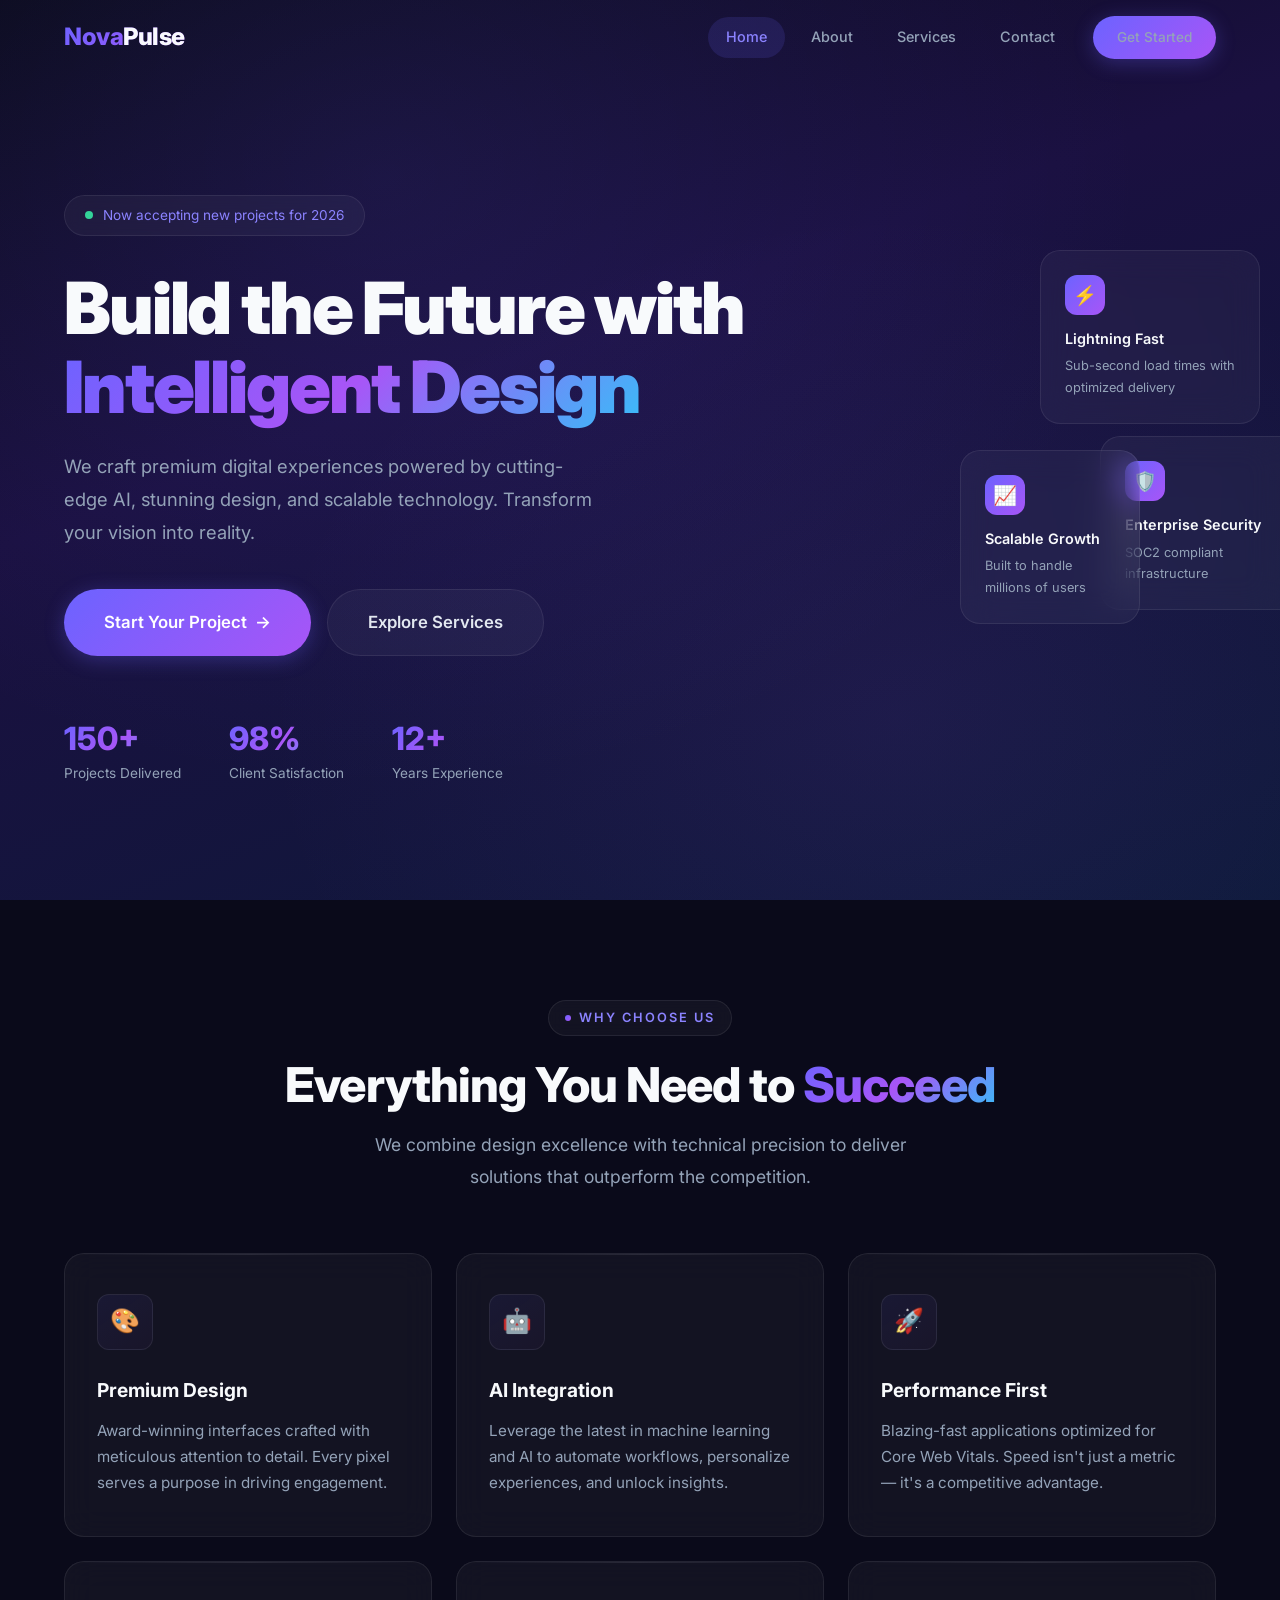
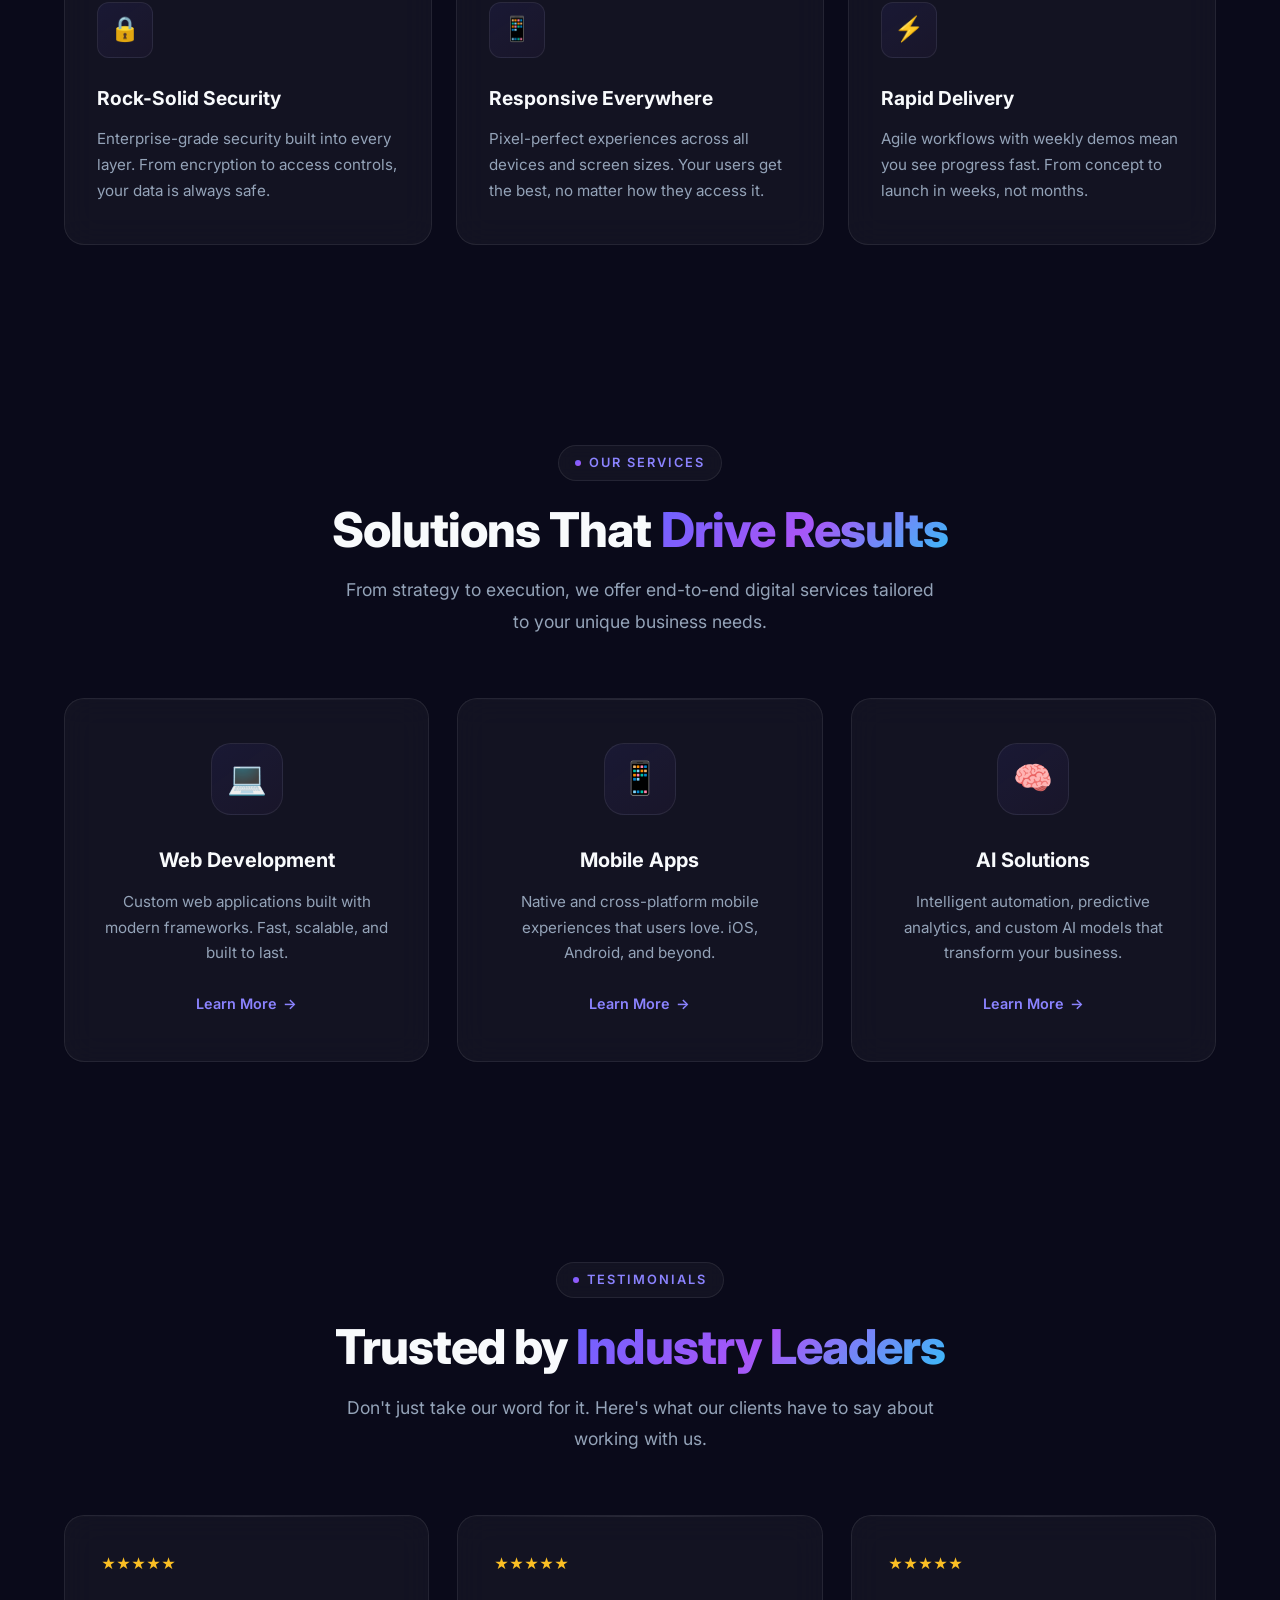
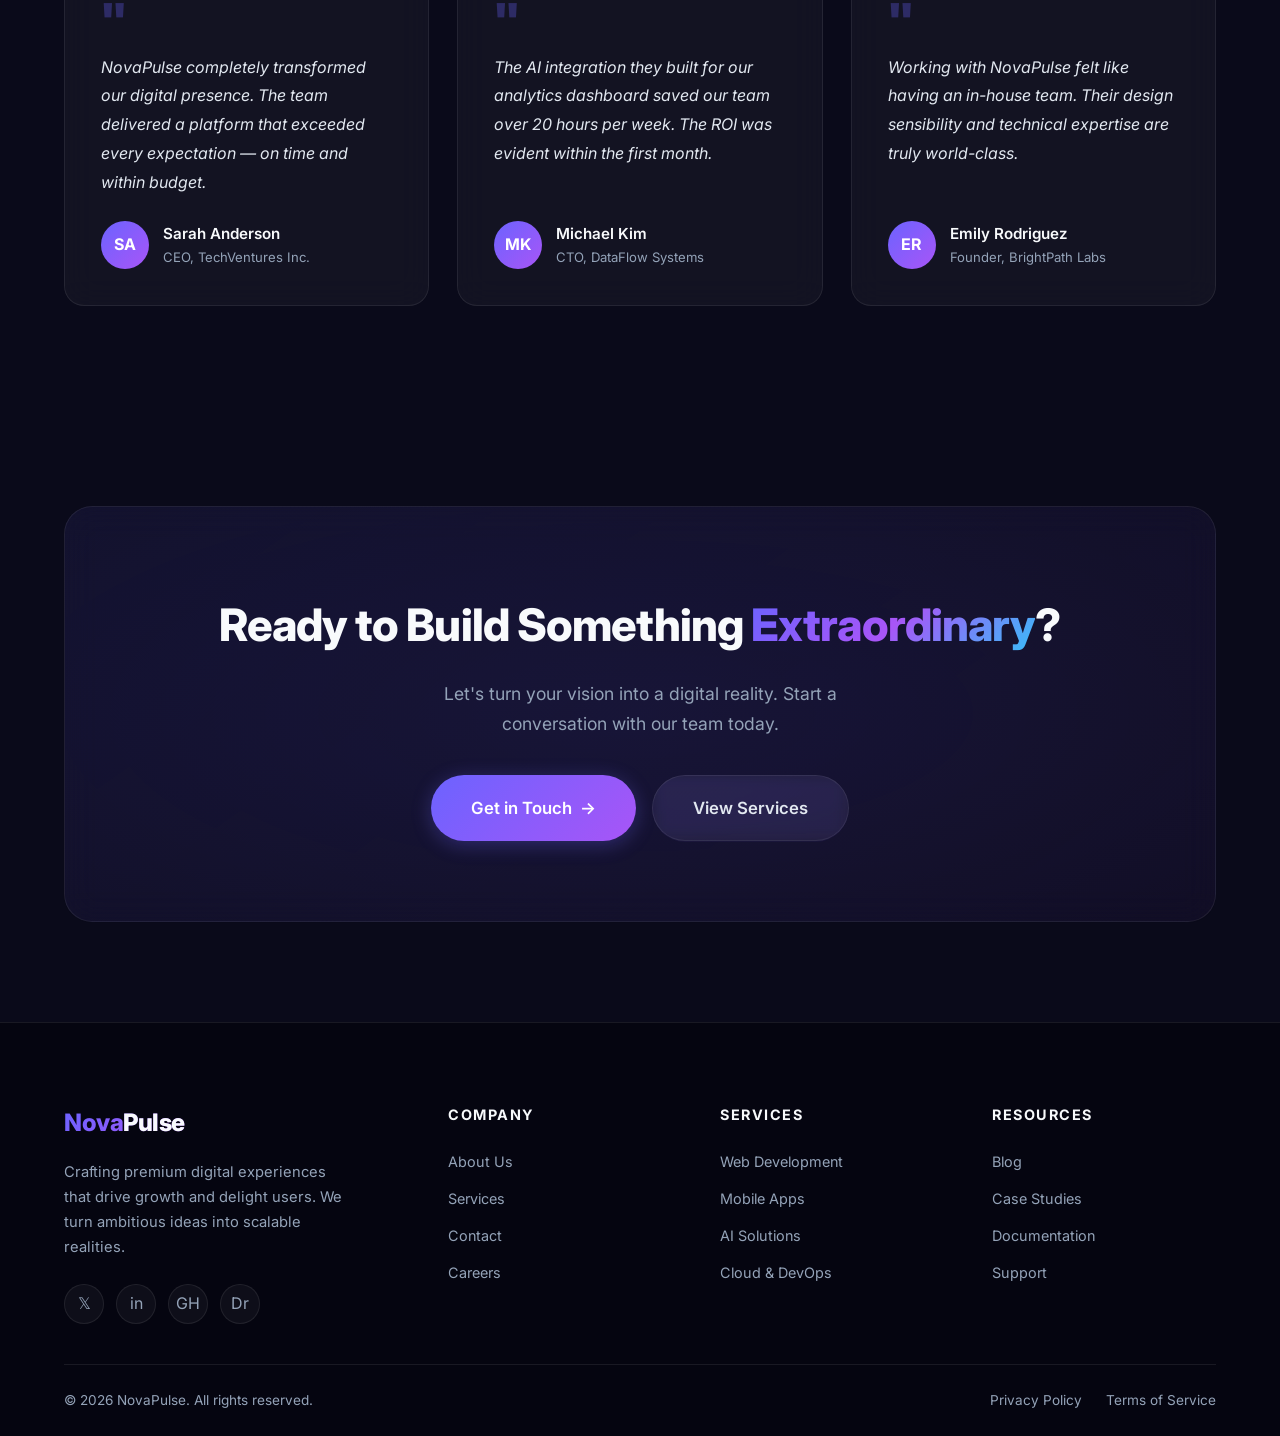
<file: index.html>
<!DOCTYPE html>
<html lang="en">
<head>
  <meta charset="UTF-8">
  <meta name="viewport" content="width=device-width, initial-scale=1.0">
  <meta name="description" content="NovaPulse — We build premium digital experiences that drive growth. AI-powered solutions, stunning design, and scalable technology for modern startups.">
  <title>NovaPulse — Premium Digital Solutions</title>
  <link rel="stylesheet" href="css/style.css">
</head>
<body>

  <!-- Background Orbs -->
  <div class="bg-orbs">
    <div class="orb"></div>
    <div class="orb"></div>
    <div class="orb"></div>
  </div>

  <!-- Navbar -->
  <nav class="navbar" id="navbar">
    <div class="container">
      <a href="index.html" class="nav-logo">Nova<span>Pulse</span></a>
      <input type="checkbox" id="nav-checkbox">
      <label for="nav-checkbox" class="nav-toggle">
        <span></span>
        <span></span>
        <span></span>
      </label>
      <div class="nav-links">
        <a href="index.html" class="active">Home</a>
        <a href="about.html">About</a>
        <a href="services.html">Services</a>
        <a href="contact.html">Contact</a>
        <div class="nav-cta">
          <a href="contact.html" class="btn btn-primary">Get Started</a>
        </div>
      </div>
    </div>
  </nav>

  <!-- Hero Section -->
  <section class="hero" id="hero">
    <div class="container">
      <div class="hero-content">
        <div class="hero-badge">
          <span class="dot"></span>
          Now accepting new projects for 2026
        </div>
        <h1 class="hero-title">
          Build the Future with <span class="text-gradient">Intelligent Design</span>
        </h1>
        <p class="hero-description">
          We craft premium digital experiences powered by cutting-edge AI, stunning design, and scalable technology. Transform your vision into reality.
        </p>
        <div class="hero-buttons">
          <a href="contact.html" class="btn btn-primary btn-lg btn-arrow">Start Your Project</a>
          <a href="services.html" class="btn btn-secondary btn-lg">Explore Services</a>
        </div>
        <div class="hero-stats">
          <div class="hero-stat">
            <div class="hero-stat-number">150+</div>
            <div class="hero-stat-label">Projects Delivered</div>
          </div>
          <div class="hero-stat">
            <div class="hero-stat-number">98%</div>
            <div class="hero-stat-label">Client Satisfaction</div>
          </div>
          <div class="hero-stat">
            <div class="hero-stat-number">12+</div>
            <div class="hero-stat-label">Years Experience</div>
          </div>
        </div>
      </div>
    </div>

    <!-- Floating Cards -->
    <div class="hero-visual">
      <div class="floating-card">
        <div class="floating-card-icon">⚡</div>
        <div class="floating-card-title">Lightning Fast</div>
        <div class="floating-card-text">Sub-second load times with optimized delivery</div>
      </div>
      <div class="floating-card">
        <div class="floating-card-icon">🛡️</div>
        <div class="floating-card-title">Enterprise Security</div>
        <div class="floating-card-text">SOC2 compliant infrastructure</div>
      </div>
      <div class="floating-card">
        <div class="floating-card-icon">📈</div>
        <div class="floating-card-title">Scalable Growth</div>
        <div class="floating-card-text">Built to handle millions of users</div>
      </div>
    </div>
  </section>

  <!-- Features Section -->
  <section class="section features" id="features">
    <div class="container">
      <div class="text-center">
        <div class="section-label">Why Choose Us</div>
        <h2 class="section-title">Everything You Need to <span class="text-gradient">Succeed</span></h2>
        <p class="section-subtitle mx-auto">We combine design excellence with technical precision to deliver solutions that outperform the competition.</p>
      </div>
      <div class="features-grid">
        <div class="glass-card feature-card animate-on-scroll">
          <div class="feature-icon">🎨</div>
          <h3 class="feature-title">Premium Design</h3>
          <p class="feature-text">Award-winning interfaces crafted with meticulous attention to detail. Every pixel serves a purpose in driving engagement.</p>
        </div>
        <div class="glass-card feature-card animate-on-scroll">
          <div class="feature-icon">🤖</div>
          <h3 class="feature-title">AI Integration</h3>
          <p class="feature-text">Leverage the latest in machine learning and AI to automate workflows, personalize experiences, and unlock insights.</p>
        </div>
        <div class="glass-card feature-card animate-on-scroll">
          <div class="feature-icon">🚀</div>
          <h3 class="feature-title">Performance First</h3>
          <p class="feature-text">Blazing-fast applications optimized for Core Web Vitals. Speed isn't just a metric — it's a competitive advantage.</p>
        </div>
        <div class="glass-card feature-card animate-on-scroll">
          <div class="feature-icon">🔒</div>
          <h3 class="feature-title">Rock-Solid Security</h3>
          <p class="feature-text">Enterprise-grade security built into every layer. From encryption to access controls, your data is always safe.</p>
        </div>
        <div class="glass-card feature-card animate-on-scroll">
          <div class="feature-icon">📱</div>
          <h3 class="feature-title">Responsive Everywhere</h3>
          <p class="feature-text">Pixel-perfect experiences across all devices and screen sizes. Your users get the best, no matter how they access it.</p>
        </div>
        <div class="glass-card feature-card animate-on-scroll">
          <div class="feature-icon">⚡</div>
          <h3 class="feature-title">Rapid Delivery</h3>
          <p class="feature-text">Agile workflows with weekly demos mean you see progress fast. From concept to launch in weeks, not months.</p>
        </div>
      </div>
    </div>
  </section>

  <!-- Services Preview Section -->
  <section class="section" id="services-preview">
    <div class="container">
      <div class="text-center">
        <div class="section-label">Our Services</div>
        <h2 class="section-title">Solutions That <span class="text-gradient">Drive Results</span></h2>
        <p class="section-subtitle mx-auto">From strategy to execution, we offer end-to-end digital services tailored to your unique business needs.</p>
      </div>
      <div class="services-grid">
        <div class="glass-card service-card animate-on-scroll">
          <div class="service-icon">💻</div>
          <h3 class="service-title">Web Development</h3>
          <p class="service-text">Custom web applications built with modern frameworks. Fast, scalable, and built to last.</p>
          <a href="services.html" class="service-link">Learn More</a>
        </div>
        <div class="glass-card service-card animate-on-scroll">
          <div class="service-icon">📱</div>
          <h3 class="service-title">Mobile Apps</h3>
          <p class="service-text">Native and cross-platform mobile experiences that users love. iOS, Android, and beyond.</p>
          <a href="services.html" class="service-link">Learn More</a>
        </div>
        <div class="glass-card service-card animate-on-scroll">
          <div class="service-icon">🧠</div>
          <h3 class="service-title">AI Solutions</h3>
          <p class="service-text">Intelligent automation, predictive analytics, and custom AI models that transform your business.</p>
          <a href="services.html" class="service-link">Learn More</a>
        </div>
      </div>
    </div>
  </section>

  <!-- Testimonials Section -->
  <section class="section" id="testimonials">
    <div class="container">
      <div class="text-center">
        <div class="section-label">Testimonials</div>
        <h2 class="section-title">Trusted by <span class="text-gradient">Industry Leaders</span></h2>
        <p class="section-subtitle mx-auto">Don't just take our word for it. Here's what our clients have to say about working with us.</p>
      </div>
      <div class="testimonials-grid">
        <div class="glass-card testimonial-card animate-on-scroll">
          <div class="testimonial-stars">★★★★★</div>
          <div class="testimonial-text">NovaPulse completely transformed our digital presence. The team delivered a platform that exceeded every expectation — on time and within budget.</div>
          <div class="testimonial-author">
            <div class="testimonial-avatar">SA</div>
            <div>
              <div class="testimonial-name">Sarah Anderson</div>
              <div class="testimonial-position">CEO, TechVentures Inc.</div>
            </div>
          </div>
        </div>
        <div class="glass-card testimonial-card animate-on-scroll">
          <div class="testimonial-stars">★★★★★</div>
          <div class="testimonial-text">The AI integration they built for our analytics dashboard saved our team over 20 hours per week. The ROI was evident within the first month.</div>
          <div class="testimonial-author">
            <div class="testimonial-avatar">MK</div>
            <div>
              <div class="testimonial-name">Michael Kim</div>
              <div class="testimonial-position">CTO, DataFlow Systems</div>
            </div>
          </div>
        </div>
        <div class="glass-card testimonial-card animate-on-scroll">
          <div class="testimonial-stars">★★★★★</div>
          <div class="testimonial-text">Working with NovaPulse felt like having an in-house team. Their design sensibility and technical expertise are truly world-class.</div>
          <div class="testimonial-author">
            <div class="testimonial-avatar">ER</div>
            <div>
              <div class="testimonial-name">Emily Rodriguez</div>
              <div class="testimonial-position">Founder, BrightPath Labs</div>
            </div>
          </div>
        </div>
      </div>
    </div>
  </section>

  <!-- CTA Section -->
  <section class="section cta-section" id="cta">
    <div class="container">
      <div class="cta-box">
        <h2 class="cta-title">Ready to Build Something <span class="text-gradient">Extraordinary</span>?</h2>
        <p class="cta-text">Let's turn your vision into a digital reality. Start a conversation with our team today.</p>
        <div class="cta-buttons">
          <a href="contact.html" class="btn btn-primary btn-lg btn-arrow">Get in Touch</a>
          <a href="services.html" class="btn btn-secondary btn-lg">View Services</a>
        </div>
      </div>
    </div>
  </section>

  <!-- Footer -->
  <footer class="footer" id="footer">
    <div class="container">
      <div class="footer-main">
        <div class="footer-brand">
          <a href="index.html" class="nav-logo">Nova<span>Pulse</span></a>
          <p>Crafting premium digital experiences that drive growth and delight users. We turn ambitious ideas into scalable realities.</p>
          <div class="footer-socials">
            <a href="#" aria-label="Twitter">𝕏</a>
            <a href="#" aria-label="LinkedIn">in</a>
            <a href="#" aria-label="GitHub">GH</a>
            <a href="#" aria-label="Dribbble">Dr</a>
          </div>
        </div>
        <div>
          <h4 class="footer-heading">Company</h4>
          <ul class="footer-links">
            <li><a href="about.html">About Us</a></li>
            <li><a href="services.html">Services</a></li>
            <li><a href="contact.html">Contact</a></li>
            <li><a href="#">Careers</a></li>
          </ul>
        </div>
        <div>
          <h4 class="footer-heading">Services</h4>
          <ul class="footer-links">
            <li><a href="services.html">Web Development</a></li>
            <li><a href="services.html">Mobile Apps</a></li>
            <li><a href="services.html">AI Solutions</a></li>
            <li><a href="services.html">Cloud & DevOps</a></li>
          </ul>
        </div>
        <div>
          <h4 class="footer-heading">Resources</h4>
          <ul class="footer-links">
            <li><a href="#">Blog</a></li>
            <li><a href="#">Case Studies</a></li>
            <li><a href="#">Documentation</a></li>
            <li><a href="#">Support</a></li>
          </ul>
        </div>
      </div>
      <div class="footer-bottom">
        <p>&copy; 2026 NovaPulse. All rights reserved.</p>
        <div class="footer-bottom-links">
          <a href="#">Privacy Policy</a>
          <a href="#">Terms of Service</a>
        </div>
      </div>
    </div>
  </footer>

  <!-- Scroll Animation Script -->
  <script>
    // Navbar scroll effect
    window.addEventListener('scroll', () => {
      const navbar = document.getElementById('navbar');
      navbar.classList.toggle('scrolled', window.scrollY > 50);
    });

    // Intersection Observer for scroll animations
    const observer = new IntersectionObserver((entries) => {
      entries.forEach(entry => {
        if (entry.isIntersecting) {
          entry.target.classList.add('visible');
        }
      });
    }, { threshold: 0.1, rootMargin: '0px 0px -50px 0px' });

    document.querySelectorAll('.animate-on-scroll').forEach(el => observer.observe(el));
  </script>
</body>
</html>
</file>
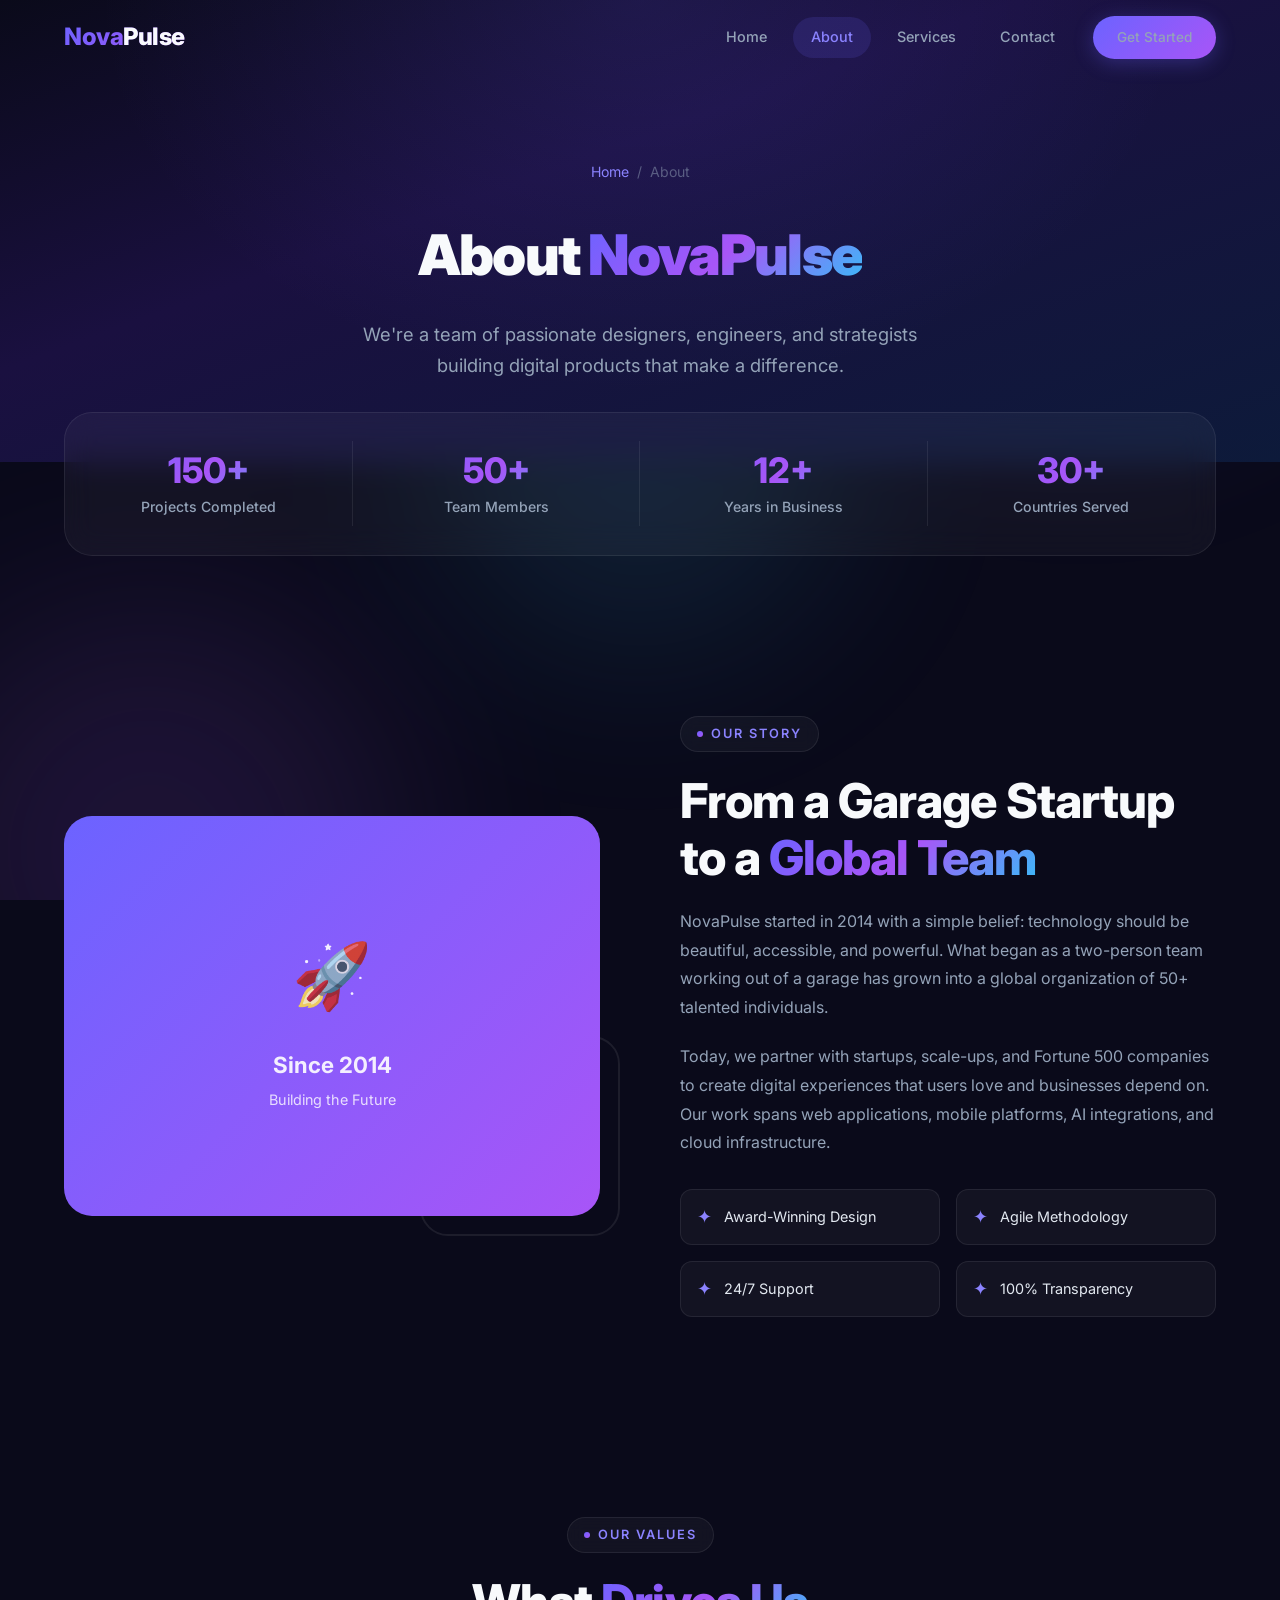
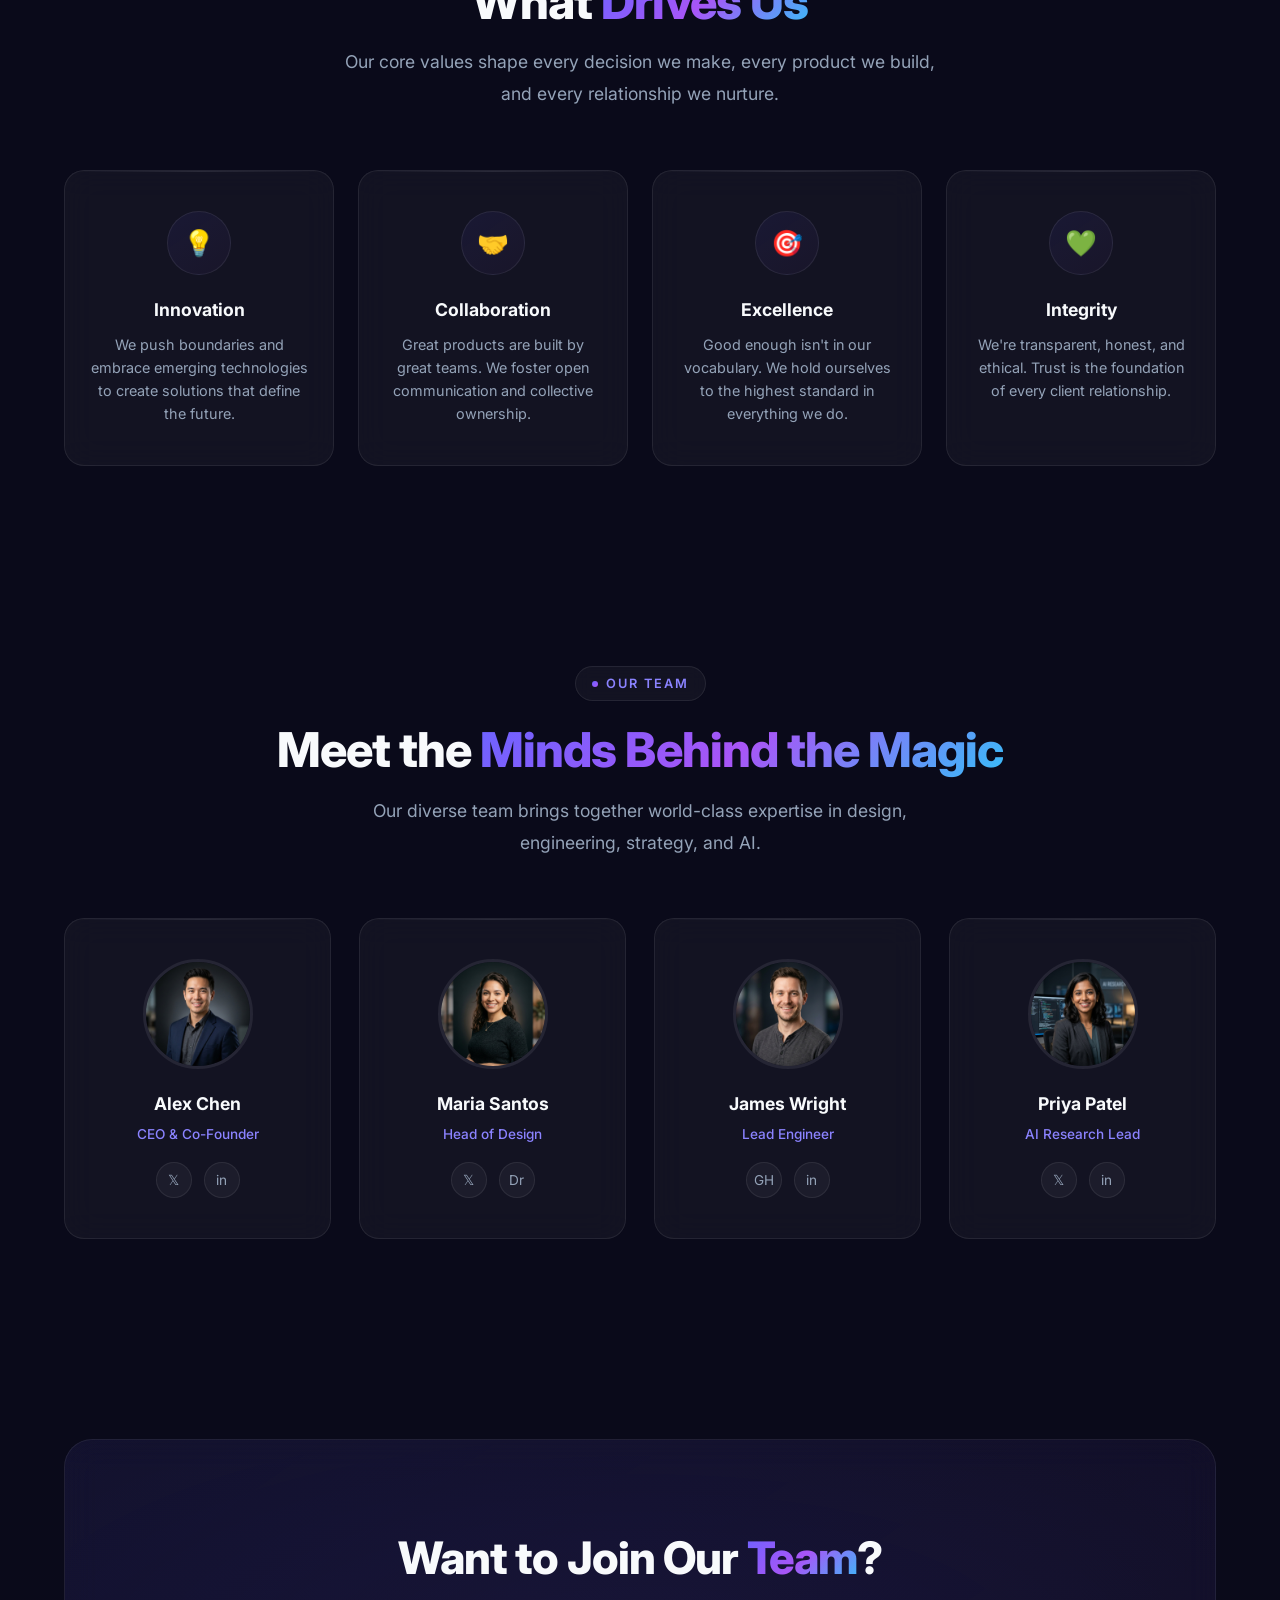
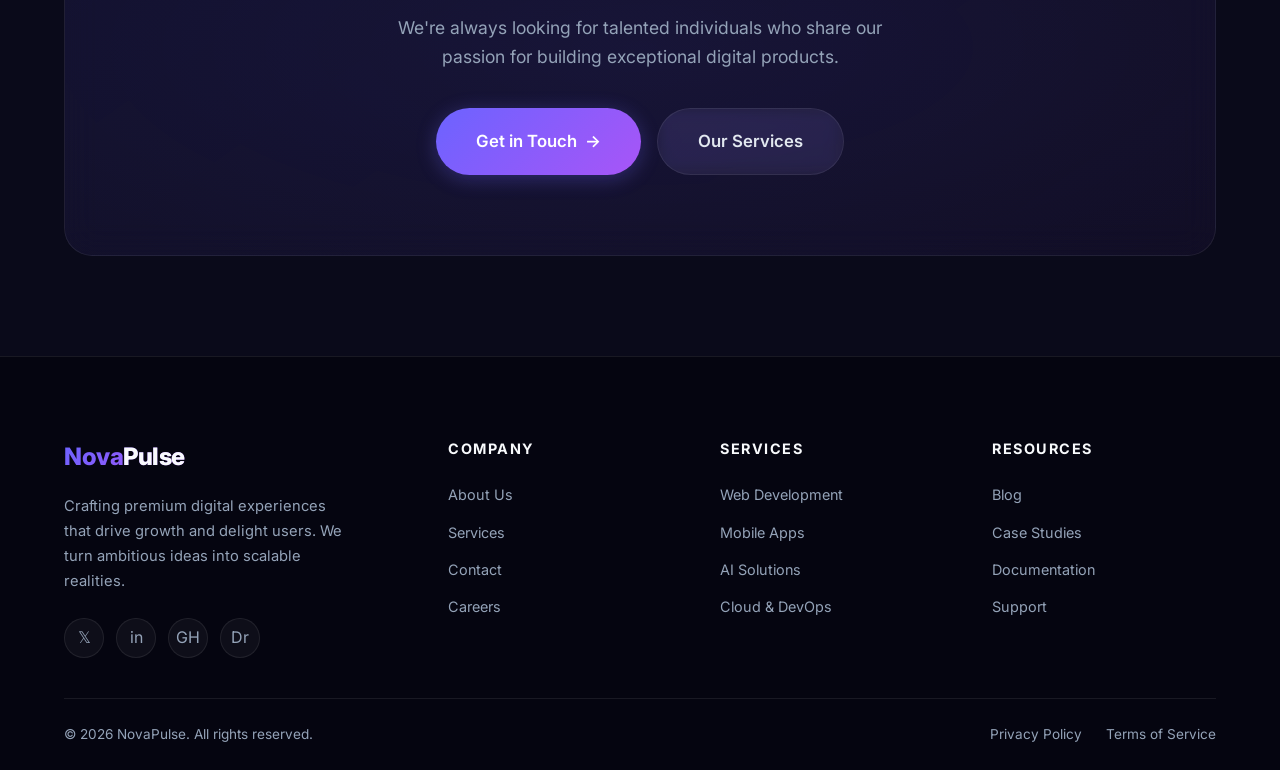
<file: about.html>
<!DOCTYPE html>
<html lang="en">
<head>
  <meta charset="UTF-8">
  <meta name="viewport" content="width=device-width, initial-scale=1.0">
  <meta name="description" content="Learn about NovaPulse — our story, mission, team, and values. We're a passionate team of designers and engineers building the future of digital.">
  <title>About Us — NovaPulse</title>
  <link rel="stylesheet" href="css/style.css">
</head>
<body>

  <!-- Background Orbs -->
  <div class="bg-orbs">
    <div class="orb"></div>
    <div class="orb"></div>
    <div class="orb"></div>
  </div>

  <!-- Navbar -->
  <nav class="navbar" id="navbar">
    <div class="container">
      <a href="index.html" class="nav-logo">Nova<span>Pulse</span></a>
      <input type="checkbox" id="nav-checkbox">
      <label for="nav-checkbox" class="nav-toggle">
        <span></span>
        <span></span>
        <span></span>
      </label>
      <div class="nav-links">
        <a href="index.html">Home</a>
        <a href="about.html" class="active">About</a>
        <a href="services.html">Services</a>
        <a href="contact.html">Contact</a>
        <div class="nav-cta">
          <a href="contact.html" class="btn btn-primary">Get Started</a>
        </div>
      </div>
    </div>
  </nav>

  <!-- Page Hero -->
  <section class="page-hero">
    <div class="container">
      <div class="page-hero-breadcrumb">
        <a href="index.html">Home</a>
        <span>/</span>
        <span>About</span>
      </div>
      <h1 class="page-hero-title">About <span class="text-gradient">NovaPulse</span></h1>
      <p class="page-hero-subtitle">We're a team of passionate designers, engineers, and strategists building digital products that make a difference.</p>
    </div>
  </section>

  <!-- Stats Bar -->
  <section class="stats-bar">
    <div class="container">
      <div class="stats-bar-inner">
        <div class="stat-item">
          <div class="stat-number">150+</div>
          <div class="stat-label">Projects Completed</div>
        </div>
        <div class="stat-item">
          <div class="stat-number">50+</div>
          <div class="stat-label">Team Members</div>
        </div>
        <div class="stat-item">
          <div class="stat-number">12+</div>
          <div class="stat-label">Years in Business</div>
        </div>
        <div class="stat-item">
          <div class="stat-number">30+</div>
          <div class="stat-label">Countries Served</div>
        </div>
      </div>
    </div>
  </section>

  <!-- Our Story -->
  <section class="section" id="story">
    <div class="container">
      <div class="about-grid">
        <div class="about-image-wrapper animate-on-scroll">
          <div class="about-image" style="width:100%;height:400px;background:var(--gradient-primary);border-radius:var(--radius-xl);display:flex;align-items:center;justify-content:center;">
            <div style="text-align:center;color:#fff;">
              <div style="font-size:4rem;margin-bottom:16px;">🚀</div>
              <div style="font-size:1.4rem;font-weight:700;">Since 2014</div>
              <div style="font-size:0.9rem;opacity:0.8;margin-top:4px;">Building the Future</div>
            </div>
          </div>
          <div class="about-image-decoration"></div>
        </div>
        <div class="about-content animate-on-scroll">
          <div class="section-label">Our Story</div>
          <h2 class="section-title">From a Garage Startup to a <span class="text-gradient">Global Team</span></h2>
          <p class="about-text">NovaPulse started in 2014 with a simple belief: technology should be beautiful, accessible, and powerful. What began as a two-person team working out of a garage has grown into a global organization of 50+ talented individuals.</p>
          <p class="about-text">Today, we partner with startups, scale-ups, and Fortune 500 companies to create digital experiences that users love and businesses depend on. Our work spans web applications, mobile platforms, AI integrations, and cloud infrastructure.</p>
          <div class="about-highlights">
            <div class="about-highlight">
              <span class="about-highlight-icon">✦</span>
              Award-Winning Design
            </div>
            <div class="about-highlight">
              <span class="about-highlight-icon">✦</span>
              Agile Methodology
            </div>
            <div class="about-highlight">
              <span class="about-highlight-icon">✦</span>
              24/7 Support
            </div>
            <div class="about-highlight">
              <span class="about-highlight-icon">✦</span>
              100% Transparency
            </div>
          </div>
        </div>
      </div>
    </div>
  </section>

  <!-- Mission & Values -->
  <section class="section" id="values">
    <div class="container">
      <div class="text-center">
        <div class="section-label">Our Values</div>
        <h2 class="section-title">What <span class="text-gradient">Drives Us</span></h2>
        <p class="section-subtitle mx-auto">Our core values shape every decision we make, every product we build, and every relationship we nurture.</p>
      </div>
      <div class="values-grid">
        <div class="glass-card value-card animate-on-scroll">
          <div class="value-icon">💡</div>
          <h3 class="value-title">Innovation</h3>
          <p class="value-text">We push boundaries and embrace emerging technologies to create solutions that define the future.</p>
        </div>
        <div class="glass-card value-card animate-on-scroll">
          <div class="value-icon">🤝</div>
          <h3 class="value-title">Collaboration</h3>
          <p class="value-text">Great products are built by great teams. We foster open communication and collective ownership.</p>
        </div>
        <div class="glass-card value-card animate-on-scroll">
          <div class="value-icon">🎯</div>
          <h3 class="value-title">Excellence</h3>
          <p class="value-text">Good enough isn't in our vocabulary. We hold ourselves to the highest standard in everything we do.</p>
        </div>
        <div class="glass-card value-card animate-on-scroll">
          <div class="value-icon">💚</div>
          <h3 class="value-title">Integrity</h3>
          <p class="value-text">We're transparent, honest, and ethical. Trust is the foundation of every client relationship.</p>
        </div>
      </div>
    </div>
  </section>

  <!-- Team Section -->
  <section class="section" id="team">
    <div class="container">
      <div class="text-center">
        <div class="section-label">Our Team</div>
        <h2 class="section-title">Meet the <span class="text-gradient">Minds Behind the Magic</span></h2>
        <p class="section-subtitle mx-auto">Our diverse team brings together world-class expertise in design, engineering, strategy, and AI.</p>
      </div>
      <div class="team-grid">
        <div class="glass-card team-card animate-on-scroll">
          <div class="team-avatar">
            <img src="images/team-1.png" alt="Alex Chen">
          </div>
          <h3 class="team-name">Alex Chen</h3>
          <p class="team-role">CEO & Co-Founder</p>
          <div class="team-socials">
            <a href="#" aria-label="Twitter">𝕏</a>
            <a href="#" aria-label="LinkedIn">in</a>
          </div>
        </div>
        <div class="glass-card team-card animate-on-scroll">
          <div class="team-avatar">
            <img src="images/team-2.png" alt="Maria Santos">
          </div>
          <h3 class="team-name">Maria Santos</h3>
          <p class="team-role">Head of Design</p>
          <div class="team-socials">
            <a href="#" aria-label="Twitter">𝕏</a>
            <a href="#" aria-label="Dribbble">Dr</a>
          </div>
        </div>
        <div class="glass-card team-card animate-on-scroll">
          <div class="team-avatar">
            <img src="images/team-3.png" alt="James Wright">
          </div>
          <h3 class="team-name">James Wright</h3>
          <p class="team-role">Lead Engineer</p>
          <div class="team-socials">
            <a href="#" aria-label="GitHub">GH</a>
            <a href="#" aria-label="LinkedIn">in</a>
          </div>
        </div>
        <div class="glass-card team-card animate-on-scroll">
          <div class="team-avatar">
            <img src="images/team-4.png" alt="Priya Patel">
          </div>
          <h3 class="team-name">Priya Patel</h3>
          <p class="team-role">AI Research Lead</p>
          <div class="team-socials">
            <a href="#" aria-label="Twitter">𝕏</a>
            <a href="#" aria-label="LinkedIn">in</a>
          </div>
        </div>
      </div>
    </div>
  </section>

  <!-- CTA Section -->
  <section class="section cta-section">
    <div class="container">
      <div class="cta-box">
        <h2 class="cta-title">Want to Join Our <span class="text-gradient">Team</span>?</h2>
        <p class="cta-text">We're always looking for talented individuals who share our passion for building exceptional digital products.</p>
        <div class="cta-buttons">
          <a href="contact.html" class="btn btn-primary btn-lg btn-arrow">Get in Touch</a>
          <a href="services.html" class="btn btn-secondary btn-lg">Our Services</a>
        </div>
      </div>
    </div>
  </section>

  <!-- Footer -->
  <footer class="footer">
    <div class="container">
      <div class="footer-main">
        <div class="footer-brand">
          <a href="index.html" class="nav-logo">Nova<span>Pulse</span></a>
          <p>Crafting premium digital experiences that drive growth and delight users. We turn ambitious ideas into scalable realities.</p>
          <div class="footer-socials">
            <a href="#" aria-label="Twitter">𝕏</a>
            <a href="#" aria-label="LinkedIn">in</a>
            <a href="#" aria-label="GitHub">GH</a>
            <a href="#" aria-label="Dribbble">Dr</a>
          </div>
        </div>
        <div>
          <h4 class="footer-heading">Company</h4>
          <ul class="footer-links">
            <li><a href="about.html">About Us</a></li>
            <li><a href="services.html">Services</a></li>
            <li><a href="contact.html">Contact</a></li>
            <li><a href="#">Careers</a></li>
          </ul>
        </div>
        <div>
          <h4 class="footer-heading">Services</h4>
          <ul class="footer-links">
            <li><a href="services.html">Web Development</a></li>
            <li><a href="services.html">Mobile Apps</a></li>
            <li><a href="services.html">AI Solutions</a></li>
            <li><a href="services.html">Cloud & DevOps</a></li>
          </ul>
        </div>
        <div>
          <h4 class="footer-heading">Resources</h4>
          <ul class="footer-links">
            <li><a href="#">Blog</a></li>
            <li><a href="#">Case Studies</a></li>
            <li><a href="#">Documentation</a></li>
            <li><a href="#">Support</a></li>
          </ul>
        </div>
      </div>
      <div class="footer-bottom">
        <p>&copy; 2026 NovaPulse. All rights reserved.</p>
        <div class="footer-bottom-links">
          <a href="#">Privacy Policy</a>
          <a href="#">Terms of Service</a>
        </div>
      </div>
    </div>
  </footer>

  <script>
    window.addEventListener('scroll', () => {
      const navbar = document.getElementById('navbar');
      navbar.classList.toggle('scrolled', window.scrollY > 50);
    });
    const observer = new IntersectionObserver((entries) => {
      entries.forEach(entry => { if (entry.isIntersecting) entry.target.classList.add('visible'); });
    }, { threshold: 0.1, rootMargin: '0px 0px -50px 0px' });
    document.querySelectorAll('.animate-on-scroll').forEach(el => observer.observe(el));
  </script>
</body>
</html>
</file>
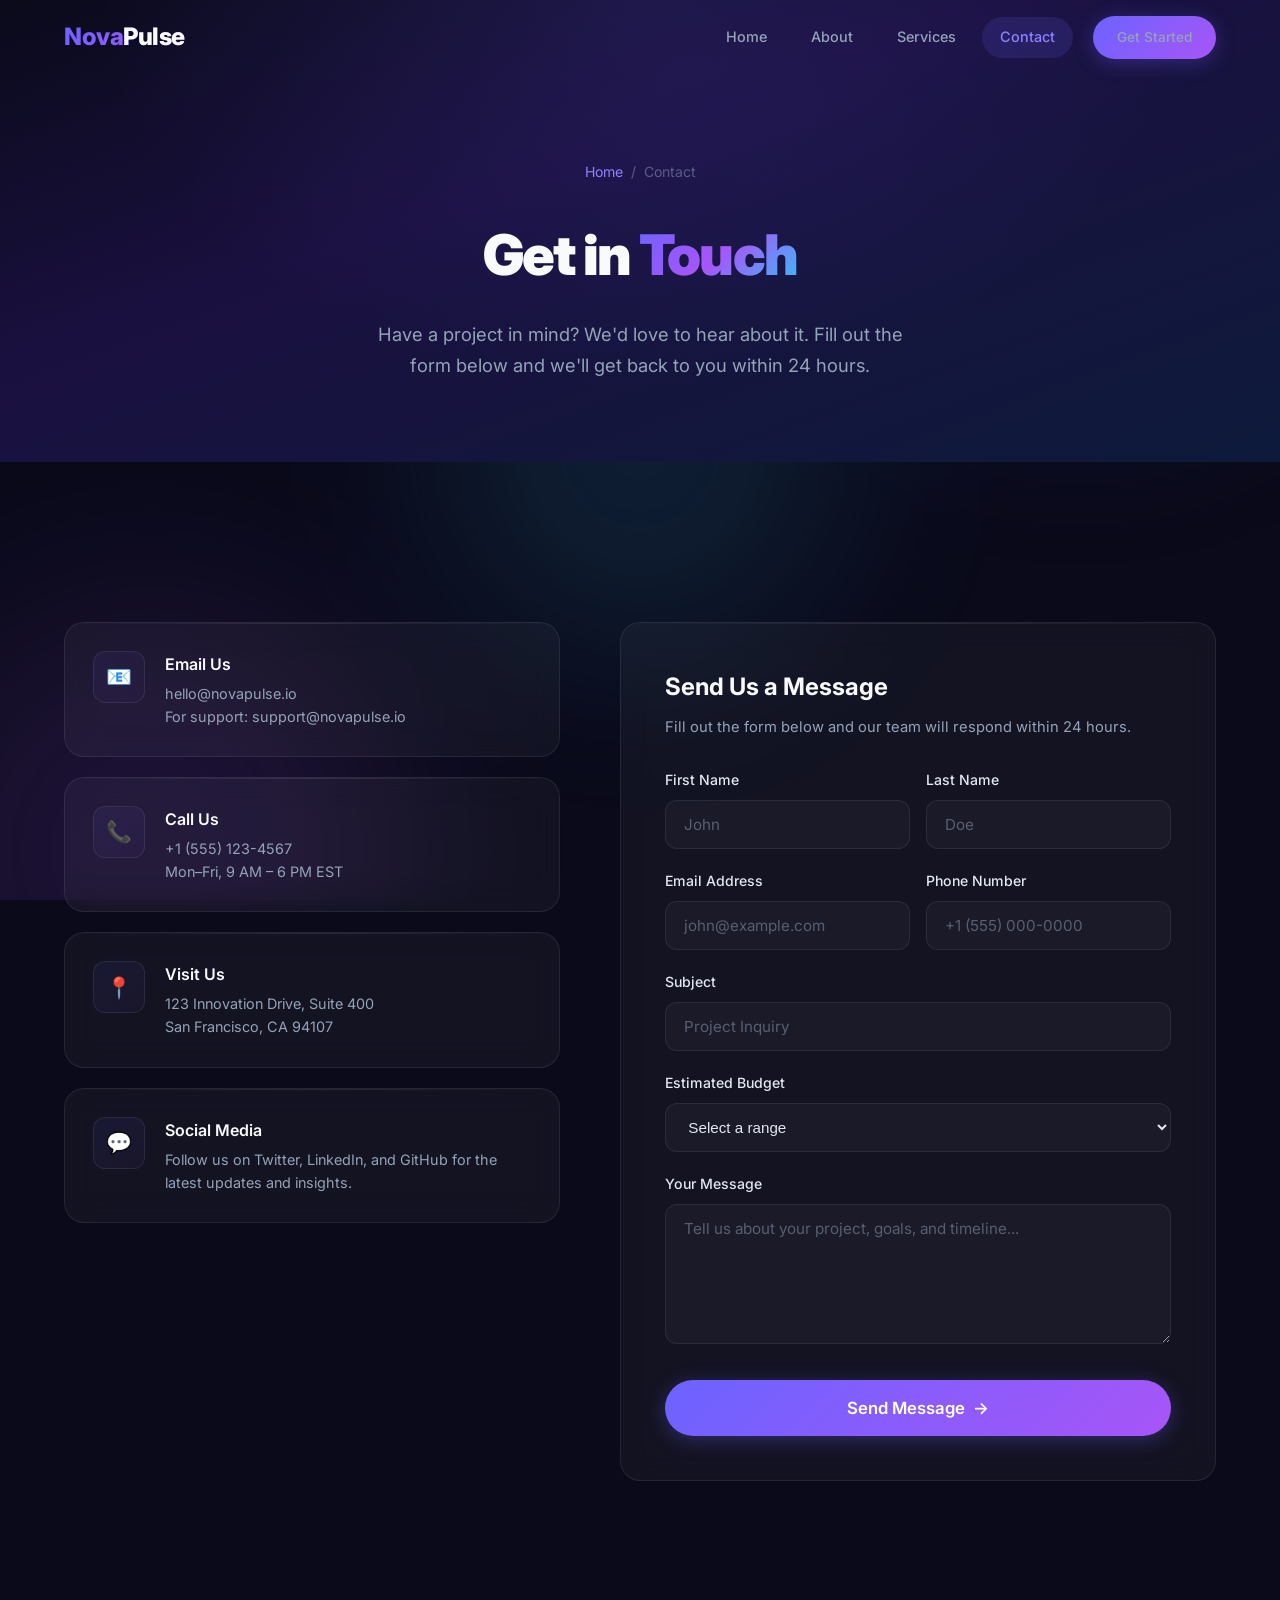
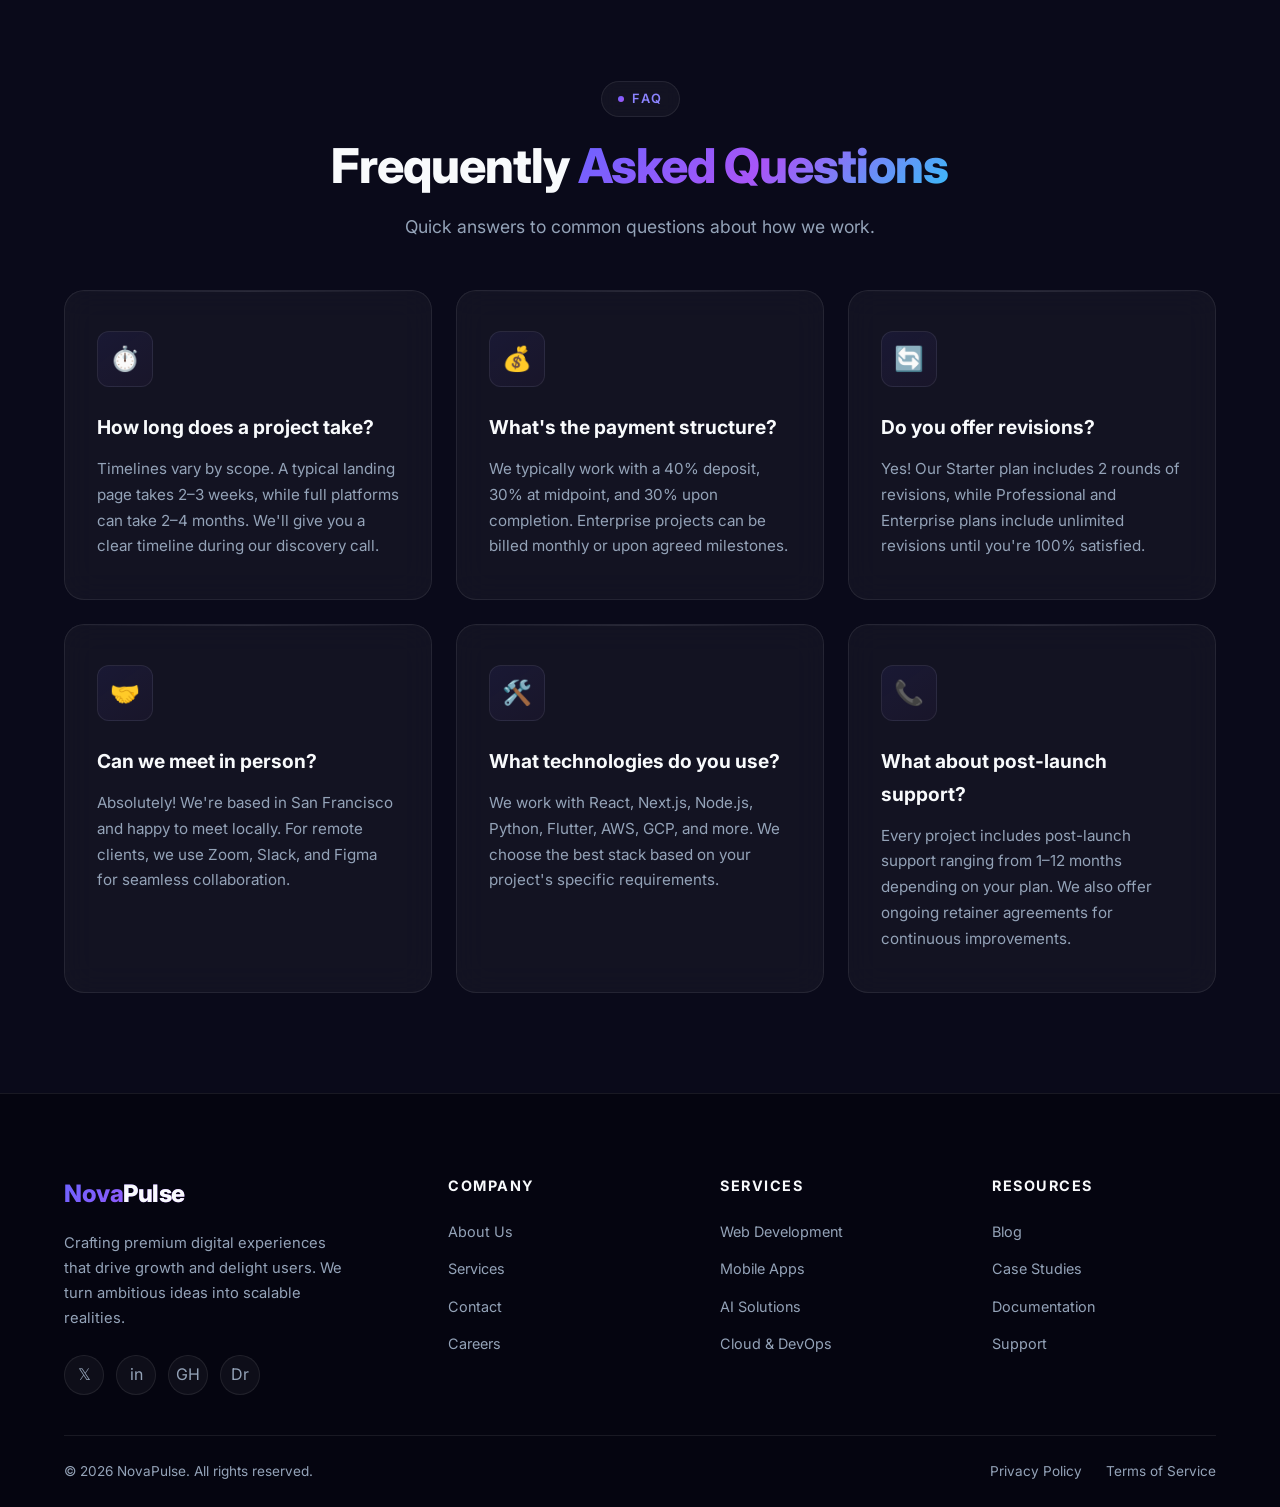
<file: contact.html>
<!DOCTYPE html>
<html lang="en">
<head>
  <meta charset="UTF-8">
  <meta name="viewport" content="width=device-width, initial-scale=1.0">
  <meta name="description" content="Contact NovaPulse — Get in touch with our team. We'd love to hear about your project and discuss how we can help you achieve your digital goals.">
  <title>Contact Us — NovaPulse</title>
  <link rel="stylesheet" href="css/style.css">
</head>
<body>

  <!-- Background Orbs -->
  <div class="bg-orbs">
    <div class="orb"></div>
    <div class="orb"></div>
    <div class="orb"></div>
  </div>

  <!-- Navbar -->
  <nav class="navbar" id="navbar">
    <div class="container">
      <a href="index.html" class="nav-logo">Nova<span>Pulse</span></a>
      <input type="checkbox" id="nav-checkbox">
      <label for="nav-checkbox" class="nav-toggle">
        <span></span>
        <span></span>
        <span></span>
      </label>
      <div class="nav-links">
        <a href="index.html">Home</a>
        <a href="about.html">About</a>
        <a href="services.html">Services</a>
        <a href="contact.html" class="active">Contact</a>
        <div class="nav-cta">
          <a href="contact.html" class="btn btn-primary">Get Started</a>
        </div>
      </div>
    </div>
  </nav>

  <!-- Page Hero -->
  <section class="page-hero">
    <div class="container">
      <div class="page-hero-breadcrumb">
        <a href="index.html">Home</a>
        <span>/</span>
        <span>Contact</span>
      </div>
      <h1 class="page-hero-title">Get in <span class="text-gradient">Touch</span></h1>
      <p class="page-hero-subtitle">Have a project in mind? We'd love to hear about it. Fill out the form below and we'll get back to you within 24 hours.</p>
    </div>
  </section>

  <!-- Contact Section -->
  <section class="section" id="contact-form">
    <div class="container">
      <div class="contact-grid">
        <!-- Contact Info -->
        <div class="contact-info-cards">
          <div class="glass-card contact-info-card animate-on-scroll">
            <div class="contact-info-icon">📧</div>
            <div>
              <h3 class="contact-info-title">Email Us</h3>
              <p class="contact-info-text">hello@novapulse.io<br>For support: support@novapulse.io</p>
            </div>
          </div>
          <div class="glass-card contact-info-card animate-on-scroll">
            <div class="contact-info-icon">📞</div>
            <div>
              <h3 class="contact-info-title">Call Us</h3>
              <p class="contact-info-text">+1 (555) 123-4567<br>Mon–Fri, 9 AM – 6 PM EST</p>
            </div>
          </div>
          <div class="glass-card contact-info-card animate-on-scroll">
            <div class="contact-info-icon">📍</div>
            <div>
              <h3 class="contact-info-title">Visit Us</h3>
              <p class="contact-info-text">123 Innovation Drive, Suite 400<br>San Francisco, CA 94107</p>
            </div>
          </div>
          <div class="glass-card contact-info-card animate-on-scroll">
            <div class="contact-info-icon">💬</div>
            <div>
              <h3 class="contact-info-title">Social Media</h3>
              <p class="contact-info-text">Follow us on Twitter, LinkedIn, and GitHub for the latest updates and insights.</p>
            </div>
          </div>
        </div>

        <!-- Contact Form -->
        <div class="glass-card contact-form-wrapper animate-on-scroll">
          <h2 style="font-size:1.5rem;font-weight:700;color:var(--text-heading);margin-bottom:8px;">Send Us a Message</h2>
          <p style="color:var(--text-muted);font-size:0.92rem;margin-bottom:28px;">Fill out the form below and our team will respond within 24 hours.</p>
          <form id="contact-form-el" action="#" method="POST">
            <div class="form-row">
              <div class="form-group">
                <label for="firstName">First Name</label>
                <input type="text" id="firstName" name="firstName" class="form-control" placeholder="John" required>
              </div>
              <div class="form-group">
                <label for="lastName">Last Name</label>
                <input type="text" id="lastName" name="lastName" class="form-control" placeholder="Doe" required>
              </div>
            </div>
            <div class="form-row">
              <div class="form-group">
                <label for="email">Email Address</label>
                <input type="email" id="email" name="email" class="form-control" placeholder="john@example.com" required>
              </div>
              <div class="form-group">
                <label for="phone">Phone Number</label>
                <input type="tel" id="phone" name="phone" class="form-control" placeholder="+1 (555) 000-0000">
              </div>
            </div>
            <div class="form-group">
              <label for="subject">Subject</label>
              <input type="text" id="subject" name="subject" class="form-control" placeholder="Project Inquiry" required>
            </div>
            <div class="form-group">
              <label for="budget">Estimated Budget</label>
              <select id="budget" name="budget" class="form-control" style="cursor:pointer;">
                <option value="" disabled selected>Select a range</option>
                <option value="<5k">Less than $5,000</option>
                <option value="5k-10k">$5,000 – $10,000</option>
                <option value="10k-25k">$10,000 – $25,000</option>
                <option value="25k-50k">$25,000 – $50,000</option>
                <option value="50k+">$50,000+</option>
              </select>
            </div>
            <div class="form-group">
              <label for="message">Your Message</label>
              <textarea id="message" name="message" class="form-control" placeholder="Tell us about your project, goals, and timeline..." rows="5" required></textarea>
            </div>
            <button type="submit" class="btn btn-primary btn-lg btn-arrow" style="width:100%;margin-top:8px;">Send Message</button>
          </form>
        </div>
      </div>
    </div>
  </section>

  <!-- FAQ Section -->
  <section class="section" id="faq">
    <div class="container">
      <div class="text-center">
        <div class="section-label">FAQ</div>
        <h2 class="section-title">Frequently <span class="text-gradient">Asked Questions</span></h2>
        <p class="section-subtitle mx-auto">Quick answers to common questions about how we work.</p>
      </div>
      <div class="features-grid" style="margin-top:48px;">
        <div class="glass-card feature-card animate-on-scroll">
          <div class="feature-icon">⏱️</div>
          <h3 class="feature-title">How long does a project take?</h3>
          <p class="feature-text">Timelines vary by scope. A typical landing page takes 2–3 weeks, while full platforms can take 2–4 months. We'll give you a clear timeline during our discovery call.</p>
        </div>
        <div class="glass-card feature-card animate-on-scroll">
          <div class="feature-icon">💰</div>
          <h3 class="feature-title">What's the payment structure?</h3>
          <p class="feature-text">We typically work with a 40% deposit, 30% at midpoint, and 30% upon completion. Enterprise projects can be billed monthly or upon agreed milestones.</p>
        </div>
        <div class="glass-card feature-card animate-on-scroll">
          <div class="feature-icon">🔄</div>
          <h3 class="feature-title">Do you offer revisions?</h3>
          <p class="feature-text">Yes! Our Starter plan includes 2 rounds of revisions, while Professional and Enterprise plans include unlimited revisions until you're 100% satisfied.</p>
        </div>
        <div class="glass-card feature-card animate-on-scroll">
          <div class="feature-icon">🤝</div>
          <h3 class="feature-title">Can we meet in person?</h3>
          <p class="feature-text">Absolutely! We're based in San Francisco and happy to meet locally. For remote clients, we use Zoom, Slack, and Figma for seamless collaboration.</p>
        </div>
        <div class="glass-card feature-card animate-on-scroll">
          <div class="feature-icon">🛠️</div>
          <h3 class="feature-title">What technologies do you use?</h3>
          <p class="feature-text">We work with React, Next.js, Node.js, Python, Flutter, AWS, GCP, and more. We choose the best stack based on your project's specific requirements.</p>
        </div>
        <div class="glass-card feature-card animate-on-scroll">
          <div class="feature-icon">📞</div>
          <h3 class="feature-title">What about post-launch support?</h3>
          <p class="feature-text">Every project includes post-launch support ranging from 1–12 months depending on your plan. We also offer ongoing retainer agreements for continuous improvements.</p>
        </div>
      </div>
    </div>
  </section>

  <!-- Footer -->
  <footer class="footer">
    <div class="container">
      <div class="footer-main">
        <div class="footer-brand">
          <a href="index.html" class="nav-logo">Nova<span>Pulse</span></a>
          <p>Crafting premium digital experiences that drive growth and delight users. We turn ambitious ideas into scalable realities.</p>
          <div class="footer-socials">
            <a href="#" aria-label="Twitter">𝕏</a>
            <a href="#" aria-label="LinkedIn">in</a>
            <a href="#" aria-label="GitHub">GH</a>
            <a href="#" aria-label="Dribbble">Dr</a>
          </div>
        </div>
        <div>
          <h4 class="footer-heading">Company</h4>
          <ul class="footer-links">
            <li><a href="about.html">About Us</a></li>
            <li><a href="services.html">Services</a></li>
            <li><a href="contact.html">Contact</a></li>
            <li><a href="#">Careers</a></li>
          </ul>
        </div>
        <div>
          <h4 class="footer-heading">Services</h4>
          <ul class="footer-links">
            <li><a href="services.html">Web Development</a></li>
            <li><a href="services.html">Mobile Apps</a></li>
            <li><a href="services.html">AI Solutions</a></li>
            <li><a href="services.html">Cloud & DevOps</a></li>
          </ul>
        </div>
        <div>
          <h4 class="footer-heading">Resources</h4>
          <ul class="footer-links">
            <li><a href="#">Blog</a></li>
            <li><a href="#">Case Studies</a></li>
            <li><a href="#">Documentation</a></li>
            <li><a href="#">Support</a></li>
          </ul>
        </div>
      </div>
      <div class="footer-bottom">
        <p>&copy; 2026 NovaPulse. All rights reserved.</p>
        <div class="footer-bottom-links">
          <a href="#">Privacy Policy</a>
          <a href="#">Terms of Service</a>
        </div>
      </div>
    </div>
  </footer>

  <script>
    window.addEventListener('scroll', () => {
      const navbar = document.getElementById('navbar');
      navbar.classList.toggle('scrolled', window.scrollY > 50);
    });
    const observer = new IntersectionObserver((entries) => {
      entries.forEach(entry => { if (entry.isIntersecting) entry.target.classList.add('visible'); });
    }, { threshold: 0.1, rootMargin: '0px 0px -50px 0px' });
    document.querySelectorAll('.animate-on-scroll').forEach(el => observer.observe(el));
  </script>
</body>
</html>
</file>
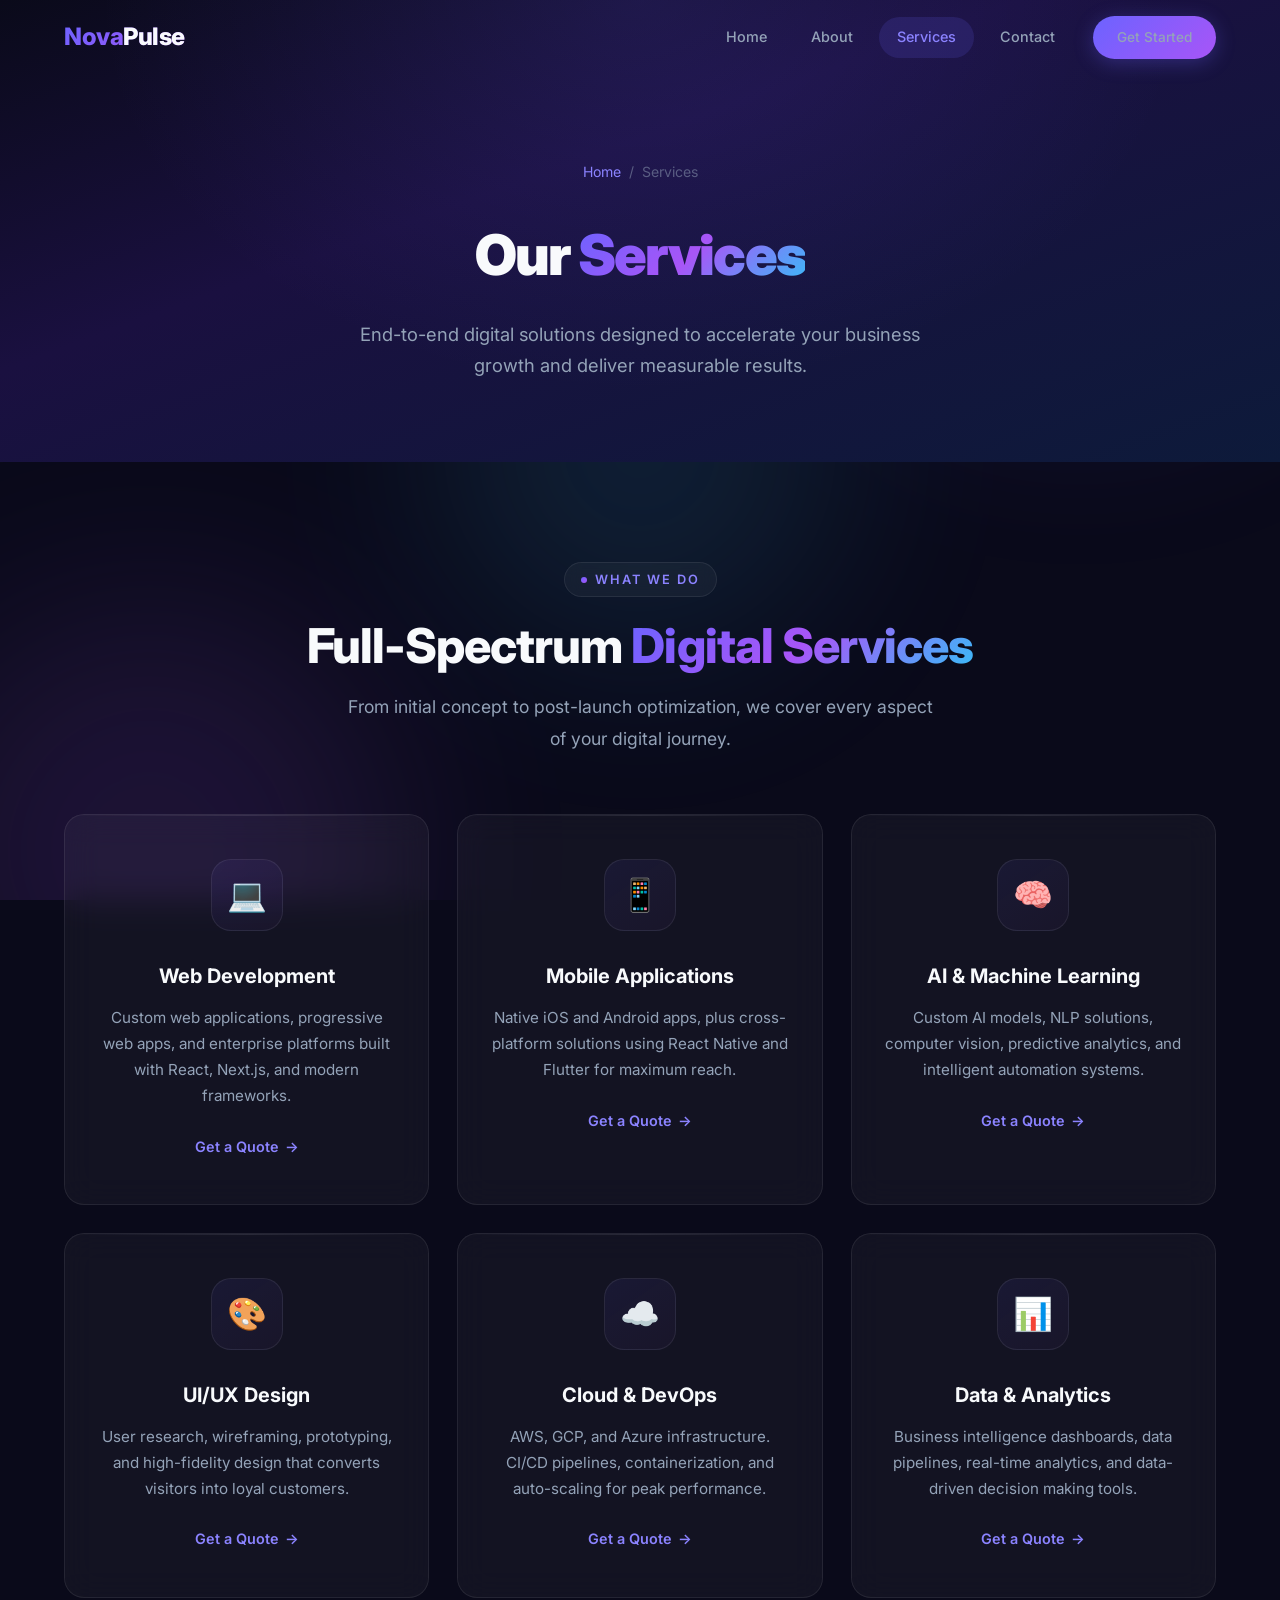
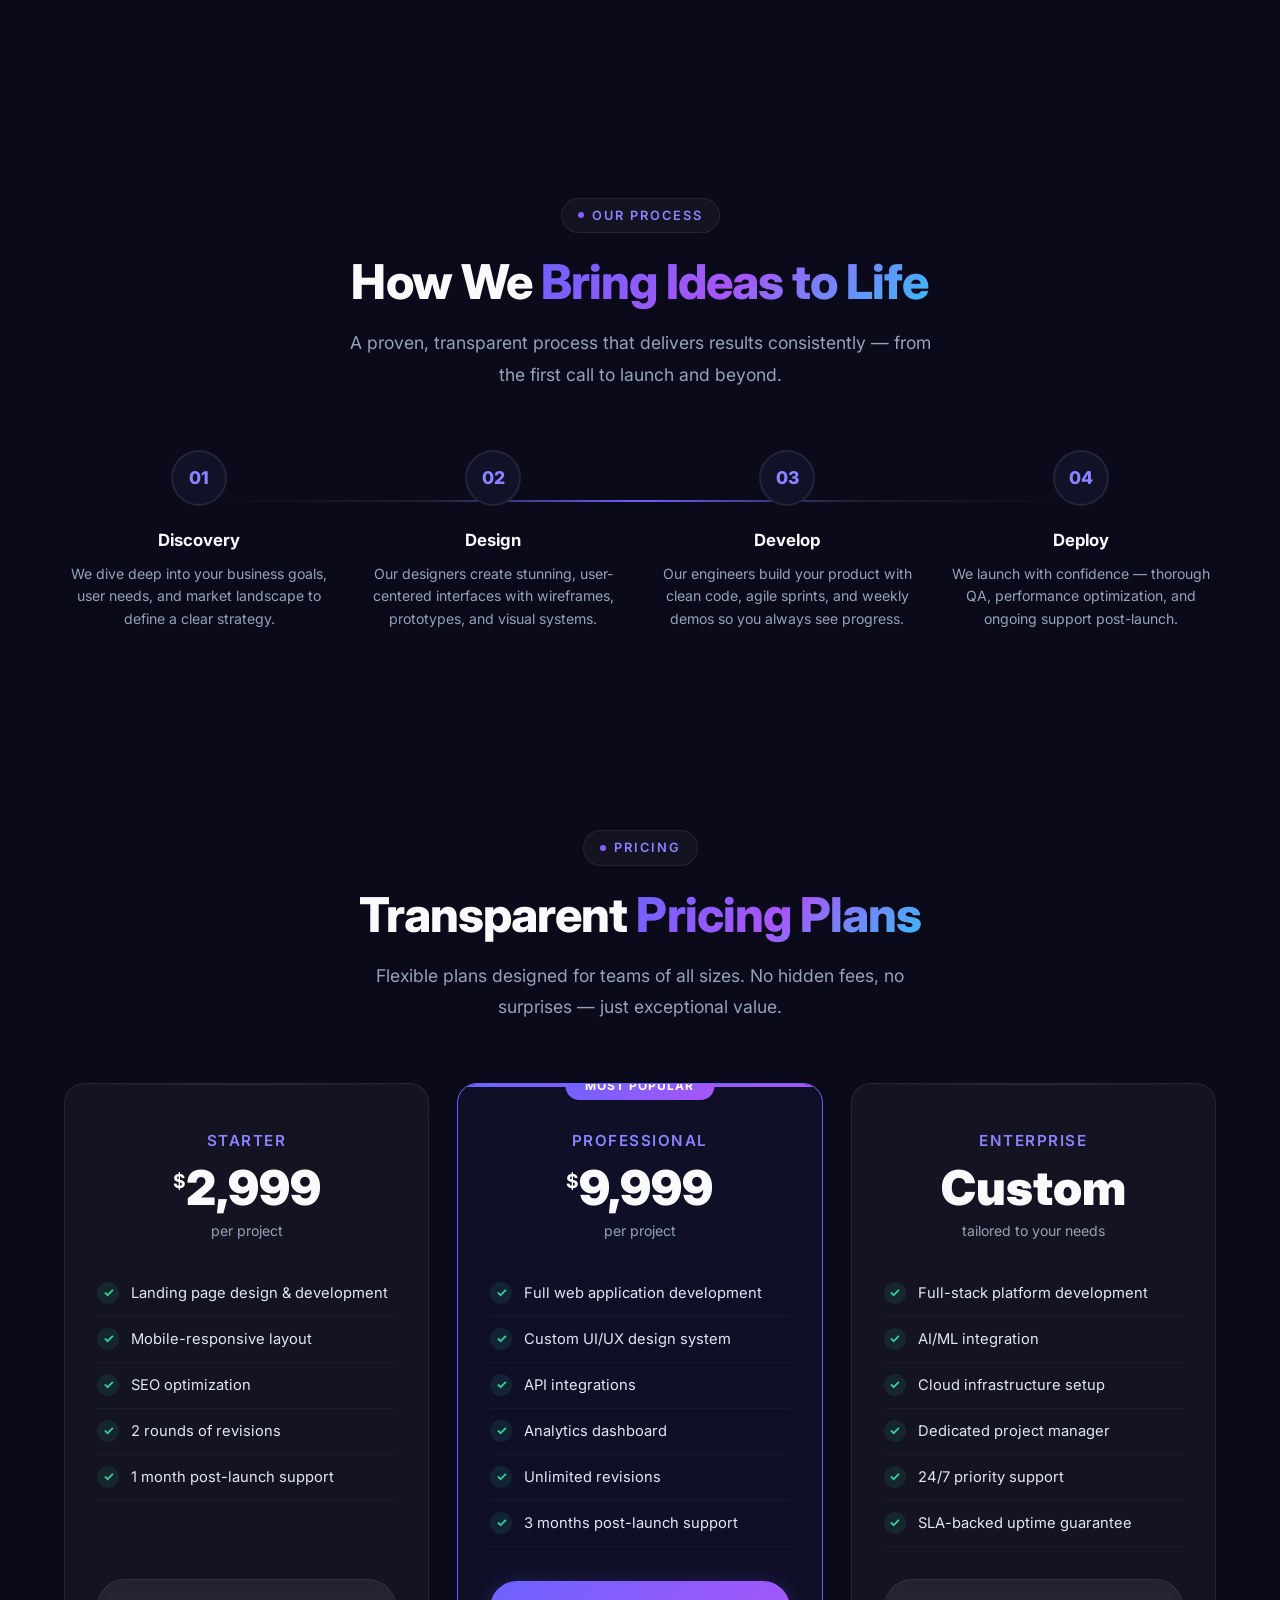
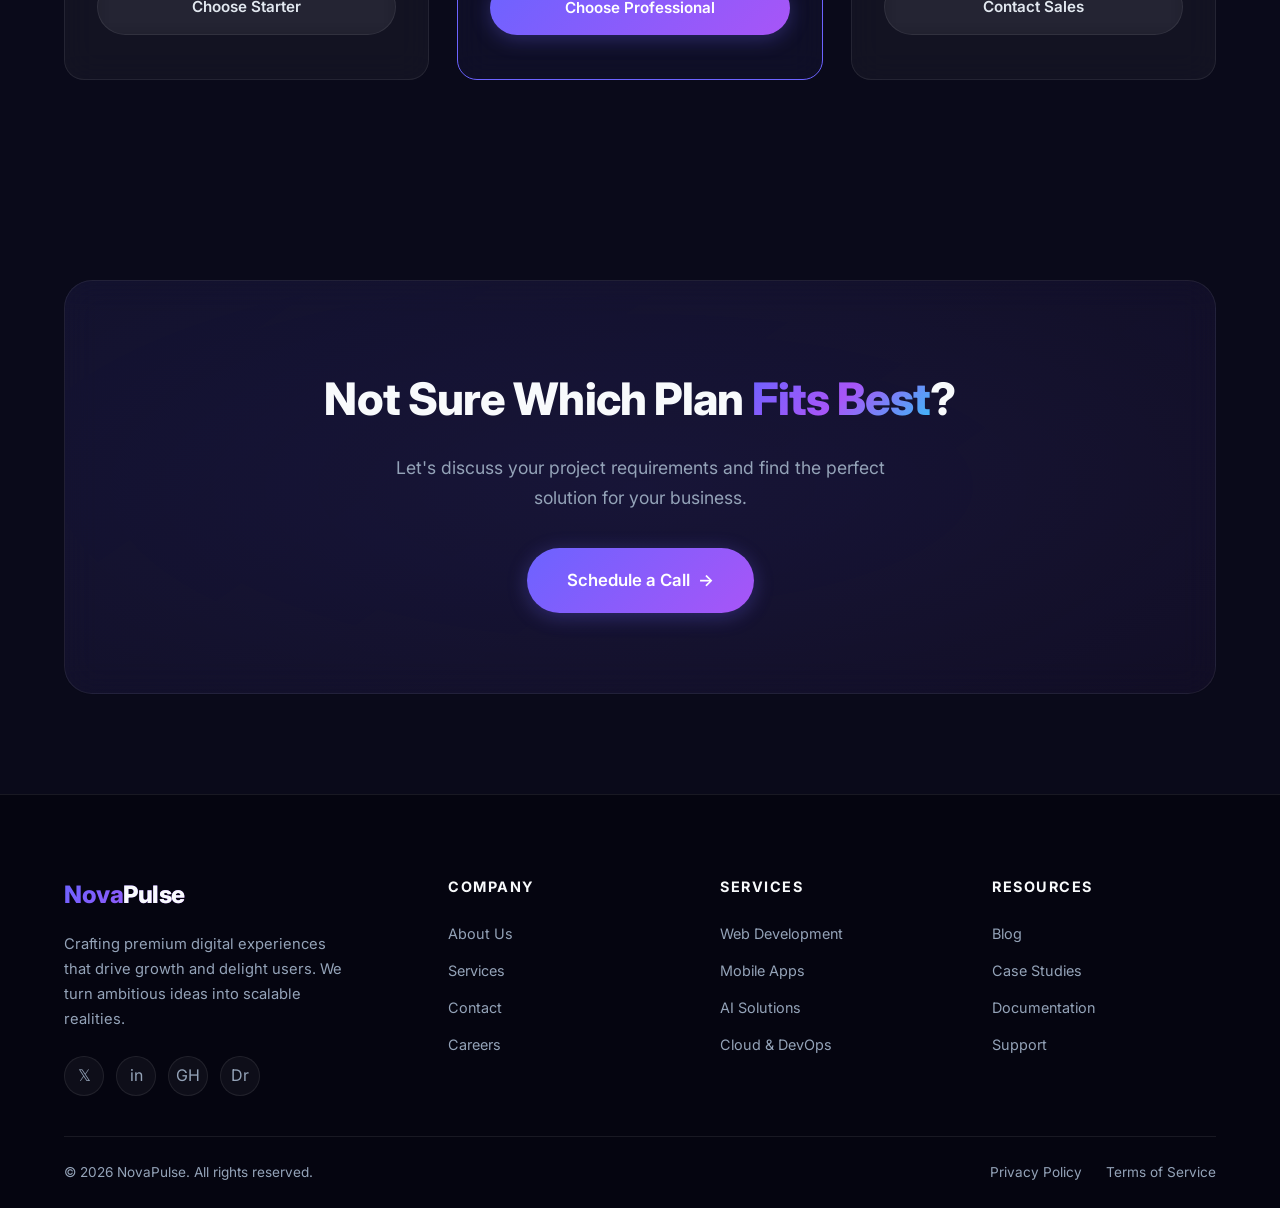
<file: services.html>
<!DOCTYPE html>
<html lang="en">
<head>
  <meta charset="UTF-8">
  <meta name="viewport" content="width=device-width, initial-scale=1.0">
  <meta name="description" content="NovaPulse Services — Web development, mobile apps, AI solutions, cloud infrastructure, UI/UX design, and more. Explore our full service offerings and pricing.">
  <title>Services — NovaPulse</title>
  <link rel="stylesheet" href="css/style.css">
</head>
<body>

  <!-- Background Orbs -->
  <div class="bg-orbs">
    <div class="orb"></div>
    <div class="orb"></div>
    <div class="orb"></div>
  </div>

  <!-- Navbar -->
  <nav class="navbar" id="navbar">
    <div class="container">
      <a href="index.html" class="nav-logo">Nova<span>Pulse</span></a>
      <input type="checkbox" id="nav-checkbox">
      <label for="nav-checkbox" class="nav-toggle">
        <span></span>
        <span></span>
        <span></span>
      </label>
      <div class="nav-links">
        <a href="index.html">Home</a>
        <a href="about.html">About</a>
        <a href="services.html" class="active">Services</a>
        <a href="contact.html">Contact</a>
        <div class="nav-cta">
          <a href="contact.html" class="btn btn-primary">Get Started</a>
        </div>
      </div>
    </div>
  </nav>

  <!-- Page Hero -->
  <section class="page-hero">
    <div class="container">
      <div class="page-hero-breadcrumb">
        <a href="index.html">Home</a>
        <span>/</span>
        <span>Services</span>
      </div>
      <h1 class="page-hero-title">Our <span class="text-gradient">Services</span></h1>
      <p class="page-hero-subtitle">End-to-end digital solutions designed to accelerate your business growth and deliver measurable results.</p>
    </div>
  </section>

  <!-- Services Grid -->
  <section class="section" id="all-services">
    <div class="container">
      <div class="text-center">
        <div class="section-label">What We Do</div>
        <h2 class="section-title">Full-Spectrum <span class="text-gradient">Digital Services</span></h2>
        <p class="section-subtitle mx-auto">From initial concept to post-launch optimization, we cover every aspect of your digital journey.</p>
      </div>
      <div class="services-grid">
        <div class="glass-card service-card animate-on-scroll">
          <div class="service-icon">💻</div>
          <h3 class="service-title">Web Development</h3>
          <p class="service-text">Custom web applications, progressive web apps, and enterprise platforms built with React, Next.js, and modern frameworks.</p>
          <a href="contact.html" class="service-link">Get a Quote</a>
        </div>
        <div class="glass-card service-card animate-on-scroll">
          <div class="service-icon">📱</div>
          <h3 class="service-title">Mobile Applications</h3>
          <p class="service-text">Native iOS and Android apps, plus cross-platform solutions using React Native and Flutter for maximum reach.</p>
          <a href="contact.html" class="service-link">Get a Quote</a>
        </div>
        <div class="glass-card service-card animate-on-scroll">
          <div class="service-icon">🧠</div>
          <h3 class="service-title">AI & Machine Learning</h3>
          <p class="service-text">Custom AI models, NLP solutions, computer vision, predictive analytics, and intelligent automation systems.</p>
          <a href="contact.html" class="service-link">Get a Quote</a>
        </div>
        <div class="glass-card service-card animate-on-scroll">
          <div class="service-icon">🎨</div>
          <h3 class="service-title">UI/UX Design</h3>
          <p class="service-text">User research, wireframing, prototyping, and high-fidelity design that converts visitors into loyal customers.</p>
          <a href="contact.html" class="service-link">Get a Quote</a>
        </div>
        <div class="glass-card service-card animate-on-scroll">
          <div class="service-icon">☁️</div>
          <h3 class="service-title">Cloud & DevOps</h3>
          <p class="service-text">AWS, GCP, and Azure infrastructure. CI/CD pipelines, containerization, and auto-scaling for peak performance.</p>
          <a href="contact.html" class="service-link">Get a Quote</a>
        </div>
        <div class="glass-card service-card animate-on-scroll">
          <div class="service-icon">📊</div>
          <h3 class="service-title">Data & Analytics</h3>
          <p class="service-text">Business intelligence dashboards, data pipelines, real-time analytics, and data-driven decision making tools.</p>
          <a href="contact.html" class="service-link">Get a Quote</a>
        </div>
      </div>
    </div>
  </section>

  <!-- Our Process -->
  <section class="section" id="process">
    <div class="container">
      <div class="text-center">
        <div class="section-label">Our Process</div>
        <h2 class="section-title">How We <span class="text-gradient">Bring Ideas to Life</span></h2>
        <p class="section-subtitle mx-auto">A proven, transparent process that delivers results consistently — from the first call to launch and beyond.</p>
      </div>
      <div class="process-grid">
        <div class="process-step animate-on-scroll">
          <div class="process-number">01</div>
          <h3 class="process-title">Discovery</h3>
          <p class="process-text">We dive deep into your business goals, user needs, and market landscape to define a clear strategy.</p>
        </div>
        <div class="process-step animate-on-scroll">
          <div class="process-number">02</div>
          <h3 class="process-title">Design</h3>
          <p class="process-text">Our designers create stunning, user-centered interfaces with wireframes, prototypes, and visual systems.</p>
        </div>
        <div class="process-step animate-on-scroll">
          <div class="process-number">03</div>
          <h3 class="process-title">Develop</h3>
          <p class="process-text">Our engineers build your product with clean code, agile sprints, and weekly demos so you always see progress.</p>
        </div>
        <div class="process-step animate-on-scroll">
          <div class="process-number">04</div>
          <h3 class="process-title">Deploy</h3>
          <p class="process-text">We launch with confidence — thorough QA, performance optimization, and ongoing support post-launch.</p>
        </div>
      </div>
    </div>
  </section>

  <!-- Pricing -->
  <section class="section" id="pricing">
    <div class="container">
      <div class="text-center">
        <div class="section-label">Pricing</div>
        <h2 class="section-title">Transparent <span class="text-gradient">Pricing Plans</span></h2>
        <p class="section-subtitle mx-auto">Flexible plans designed for teams of all sizes. No hidden fees, no surprises — just exceptional value.</p>
      </div>
      <div class="pricing-grid">
        <div class="glass-card pricing-card animate-on-scroll">
          <div class="pricing-tier">Starter</div>
          <div class="pricing-price"><sup>$</sup>2,999</div>
          <div class="pricing-period">per project</div>
          <ul class="pricing-features">
            <li>Landing page design & development</li>
            <li>Mobile-responsive layout</li>
            <li>SEO optimization</li>
            <li>2 rounds of revisions</li>
            <li>1 month post-launch support</li>
          </ul>
          <a href="contact.html" class="btn btn-secondary" style="width:100%;">Choose Starter</a>
        </div>
        <div class="glass-card pricing-card featured animate-on-scroll">
          <div class="pricing-badge">Most Popular</div>
          <div class="pricing-tier">Professional</div>
          <div class="pricing-price"><sup>$</sup>9,999</div>
          <div class="pricing-period">per project</div>
          <ul class="pricing-features">
            <li>Full web application development</li>
            <li>Custom UI/UX design system</li>
            <li>API integrations</li>
            <li>Analytics dashboard</li>
            <li>Unlimited revisions</li>
            <li>3 months post-launch support</li>
          </ul>
          <a href="contact.html" class="btn btn-primary" style="width:100%;">Choose Professional</a>
        </div>
        <div class="glass-card pricing-card animate-on-scroll">
          <div class="pricing-tier">Enterprise</div>
          <div class="pricing-price">Custom</div>
          <div class="pricing-period">tailored to your needs</div>
          <ul class="pricing-features">
            <li>Full-stack platform development</li>
            <li>AI/ML integration</li>
            <li>Cloud infrastructure setup</li>
            <li>Dedicated project manager</li>
            <li>24/7 priority support</li>
            <li>SLA-backed uptime guarantee</li>
          </ul>
          <a href="contact.html" class="btn btn-secondary" style="width:100%;">Contact Sales</a>
        </div>
      </div>
    </div>
  </section>

  <!-- CTA Section -->
  <section class="section cta-section">
    <div class="container">
      <div class="cta-box">
        <h2 class="cta-title">Not Sure Which Plan <span class="text-gradient">Fits Best</span>?</h2>
        <p class="cta-text">Let's discuss your project requirements and find the perfect solution for your business.</p>
        <div class="cta-buttons">
          <a href="contact.html" class="btn btn-primary btn-lg btn-arrow">Schedule a Call</a>
        </div>
      </div>
    </div>
  </section>

  <!-- Footer -->
  <footer class="footer">
    <div class="container">
      <div class="footer-main">
        <div class="footer-brand">
          <a href="index.html" class="nav-logo">Nova<span>Pulse</span></a>
          <p>Crafting premium digital experiences that drive growth and delight users. We turn ambitious ideas into scalable realities.</p>
          <div class="footer-socials">
            <a href="#" aria-label="Twitter">𝕏</a>
            <a href="#" aria-label="LinkedIn">in</a>
            <a href="#" aria-label="GitHub">GH</a>
            <a href="#" aria-label="Dribbble">Dr</a>
          </div>
        </div>
        <div>
          <h4 class="footer-heading">Company</h4>
          <ul class="footer-links">
            <li><a href="about.html">About Us</a></li>
            <li><a href="services.html">Services</a></li>
            <li><a href="contact.html">Contact</a></li>
            <li><a href="#">Careers</a></li>
          </ul>
        </div>
        <div>
          <h4 class="footer-heading">Services</h4>
          <ul class="footer-links">
            <li><a href="services.html">Web Development</a></li>
            <li><a href="services.html">Mobile Apps</a></li>
            <li><a href="services.html">AI Solutions</a></li>
            <li><a href="services.html">Cloud & DevOps</a></li>
          </ul>
        </div>
        <div>
          <h4 class="footer-heading">Resources</h4>
          <ul class="footer-links">
            <li><a href="#">Blog</a></li>
            <li><a href="#">Case Studies</a></li>
            <li><a href="#">Documentation</a></li>
            <li><a href="#">Support</a></li>
          </ul>
        </div>
      </div>
      <div class="footer-bottom">
        <p>&copy; 2026 NovaPulse. All rights reserved.</p>
        <div class="footer-bottom-links">
          <a href="#">Privacy Policy</a>
          <a href="#">Terms of Service</a>
        </div>
      </div>
    </div>
  </footer>

  <script>
    window.addEventListener('scroll', () => {
      const navbar = document.getElementById('navbar');
      navbar.classList.toggle('scrolled', window.scrollY > 50);
    });
    const observer = new IntersectionObserver((entries) => {
      entries.forEach(entry => { if (entry.isIntersecting) entry.target.classList.add('visible'); });
    }, { threshold: 0.1, rootMargin: '0px 0px -50px 0px' });
    document.querySelectorAll('.animate-on-scroll').forEach(el => observer.observe(el));
  </script>
</body>
</html>
</file>
<file: css/style.css>
/* ============================================
   DESIGN SYSTEM — Premium Startup Theme
   ============================================ */

/* --- Google Fonts --- */
@import url('https://fonts.googleapis.com/css2?family=Inter:wght@300;400;500;600;700;800;900&display=swap');

/* --- CSS Custom Properties --- */
:root {
  /* Palette */
  --bg-dark: #0a0a1a;
  --bg-deeper: #050510;
  --bg-card: #111128;
  --primary: #6c63ff;
  --primary-light: #8b83ff;
  --secondary: #a855f7;
  --accent: #38bdf8;
  --success: #34d399;
  --text: #e2e8f0;
  --text-muted: #94a3b8;
  --text-heading: #f8fafc;
  --white: #ffffff;

  /* Glassmorphism */
  --glass-bg: rgba(255, 255, 255, 0.04);
  --glass-bg-hover: rgba(255, 255, 255, 0.08);
  --glass-border: rgba(255, 255, 255, 0.08);
  --glass-border-hover: rgba(255, 255, 255, 0.18);
  --glass-blur: 16px;

  /* Gradients */
  --gradient-primary: linear-gradient(135deg, #6c63ff 0%, #a855f7 100%);
  --gradient-hero: linear-gradient(160deg, #0a0a1a 0%, #1a1040 40%, #0d1a3a 100%);
  --gradient-card: linear-gradient(145deg, rgba(108, 99, 255, 0.08), rgba(168, 85, 247, 0.04));
  --gradient-accent: linear-gradient(135deg, #38bdf8 0%, #6c63ff 100%);
  --gradient-text: linear-gradient(135deg, #6c63ff, #a855f7, #38bdf8);

  /* Spacing */
  --section-padding: 100px 0;
  --container-width: 1200px;
  --container-padding: 0 24px;

  /* Borders */
  --radius-sm: 8px;
  --radius-md: 12px;
  --radius-lg: 20px;
  --radius-xl: 28px;
  --radius-full: 9999px;

  /* Shadows */
  --shadow-sm: 0 2px 8px rgba(0, 0, 0, 0.2);
  --shadow-md: 0 8px 24px rgba(0, 0, 0, 0.3);
  --shadow-lg: 0 16px 48px rgba(0, 0, 0, 0.4);
  --shadow-glow: 0 0 40px rgba(108, 99, 255, 0.15);
  --shadow-glow-hover: 0 0 60px rgba(108, 99, 255, 0.25);

  /* Transitions */
  --transition-fast: 0.2s cubic-bezier(0.4, 0, 0.2, 1);
  --transition-base: 0.3s cubic-bezier(0.4, 0, 0.2, 1);
  --transition-slow: 0.5s cubic-bezier(0.4, 0, 0.2, 1);
}

/* ============================================
   RESET & BASE
   ============================================ */
*,
*::before,
*::after {
  margin: 0;
  padding: 0;
  box-sizing: border-box;
}

html {
  scroll-behavior: smooth;
  font-size: 16px;
}

body {
  font-family: 'Inter', -apple-system, BlinkMacSystemFont, sans-serif;
  background-color: var(--bg-dark);
  color: var(--text);
  line-height: 1.7;
  overflow-x: hidden;
  -webkit-font-smoothing: antialiased;
  -moz-osx-font-smoothing: grayscale;
}

a {
  text-decoration: none;
  color: inherit;
  transition: color var(--transition-fast);
}

ul, ol {
  list-style: none;
}

img {
  max-width: 100%;
  height: auto;
  display: block;
}

button, input, textarea {
  font-family: inherit;
  font-size: inherit;
  border: none;
  outline: none;
  background: none;
}

/* ============================================
   UTILITY CLASSES
   ============================================ */
.container {
  width: 100%;
  max-width: var(--container-width);
  margin: 0 auto;
  padding: var(--container-padding);
}

.section {
  padding: var(--section-padding);
  position: relative;
}

.section-label {
  display: inline-flex;
  align-items: center;
  gap: 8px;
  padding: 6px 16px;
  background: var(--glass-bg);
  border: 1px solid var(--glass-border);
  border-radius: var(--radius-full);
  font-size: 0.8rem;
  font-weight: 600;
  color: var(--primary-light);
  text-transform: uppercase;
  letter-spacing: 2px;
  margin-bottom: 20px;
  backdrop-filter: blur(8px);
  -webkit-backdrop-filter: blur(8px);
}

.section-label::before {
  content: '';
  width: 6px;
  height: 6px;
  border-radius: 50%;
  background: var(--gradient-primary);
  display: inline-block;
}

.section-title {
  font-size: clamp(2rem, 5vw, 3rem);
  font-weight: 800;
  color: var(--text-heading);
  line-height: 1.2;
  margin-bottom: 16px;
  letter-spacing: -0.02em;
}

.section-subtitle {
  font-size: 1.1rem;
  color: var(--text-muted);
  max-width: 600px;
  line-height: 1.8;
}

.text-center {
  text-align: center;
}

.mx-auto {
  margin-left: auto;
  margin-right: auto;
}

.text-gradient {
  background: var(--gradient-text);
  -webkit-background-clip: text;
  -webkit-text-fill-color: transparent;
  background-clip: text;
}

/* ============================================
   ANIMATED BACKGROUND ORBS
   ============================================ */
.bg-orbs {
  position: fixed;
  top: 0;
  left: 0;
  width: 100%;
  height: 100%;
  pointer-events: none;
  z-index: 0;
  overflow: hidden;
}

.bg-orbs .orb {
  position: absolute;
  border-radius: 50%;
  filter: blur(100px);
  opacity: 0.12;
  animation: orbFloat 20s ease-in-out infinite;
}

.bg-orbs .orb:nth-child(1) {
  width: 600px;
  height: 600px;
  background: var(--primary);
  top: -200px;
  right: -100px;
  animation-delay: 0s;
}

.bg-orbs .orb:nth-child(2) {
  width: 500px;
  height: 500px;
  background: var(--secondary);
  bottom: -200px;
  left: -100px;
  animation-delay: -7s;
}

.bg-orbs .orb:nth-child(3) {
  width: 400px;
  height: 400px;
  background: var(--accent);
  top: 50%;
  left: 50%;
  transform: translate(-50%, -50%);
  animation-delay: -14s;
}

@keyframes orbFloat {
  0%, 100% { transform: translate(0, 0) scale(1); }
  25% { transform: translate(30px, -40px) scale(1.05); }
  50% { transform: translate(-20px, 20px) scale(0.95); }
  75% { transform: translate(15px, 30px) scale(1.02); }
}

/* ============================================
   NAVBAR
   ============================================ */
.navbar {
  position: fixed;
  top: 0;
  left: 0;
  width: 100%;
  z-index: 1000;
  padding: 16px 0;
  transition: all var(--transition-base);
  background: transparent;
}

.navbar.scrolled {
  background: rgba(10, 10, 26, 0.8);
  backdrop-filter: blur(20px);
  -webkit-backdrop-filter: blur(20px);
  border-bottom: 1px solid var(--glass-border);
  padding: 10px 0;
  box-shadow: var(--shadow-md);
}

.navbar .container {
  display: flex;
  align-items: center;
  justify-content: space-between;
}

.nav-logo {
  font-size: 1.5rem;
  font-weight: 800;
  letter-spacing: -0.02em;
  background: var(--gradient-primary);
  -webkit-background-clip: text;
  -webkit-text-fill-color: transparent;
  background-clip: text;
}

.nav-logo span {
  -webkit-text-fill-color: var(--text-heading);
}

.nav-links {
  display: flex;
  align-items: center;
  gap: 8px;
}

.nav-links a {
  padding: 8px 18px;
  font-size: 0.9rem;
  font-weight: 500;
  color: var(--text-muted);
  border-radius: var(--radius-full);
  transition: all var(--transition-fast);
  position: relative;
}

.nav-links a:hover,
.nav-links a.active {
  color: var(--white);
  background: var(--glass-bg-hover);
}

.nav-links a.active {
  background: rgba(108, 99, 255, 0.15);
  color: var(--primary-light);
}

.nav-cta {
  margin-left: 12px;
}

.nav-cta .btn-primary {
  padding: 10px 24px;
  font-size: 0.85rem;
}

/* Hamburger */
.nav-toggle {
  display: none;
  flex-direction: column;
  gap: 5px;
  cursor: pointer;
  padding: 4px;
  z-index: 1001;
}

.nav-toggle span {
  width: 24px;
  height: 2px;
  background: var(--text);
  border-radius: 2px;
  transition: all var(--transition-base);
  transform-origin: center;
}

#nav-checkbox {
  display: none;
}

/* Mobile menu toggle */
#nav-checkbox:checked ~ .nav-links {
  transform: translateX(0);
  opacity: 1;
  visibility: visible;
}

#nav-checkbox:checked ~ .nav-toggle span:nth-child(1) {
  transform: rotate(45deg) translate(5px, 5px);
}

#nav-checkbox:checked ~ .nav-toggle span:nth-child(2) {
  opacity: 0;
}

#nav-checkbox:checked ~ .nav-toggle span:nth-child(3) {
  transform: rotate(-45deg) translate(5px, -5px);
}

/* ============================================
   BUTTONS
   ============================================ */
.btn {
  display: inline-flex;
  align-items: center;
  justify-content: center;
  gap: 8px;
  padding: 14px 32px;
  font-size: 0.95rem;
  font-weight: 600;
  border-radius: var(--radius-full);
  cursor: pointer;
  transition: all var(--transition-base);
  position: relative;
  overflow: hidden;
}

.btn-primary {
  background: var(--gradient-primary);
  color: var(--white);
  box-shadow: 0 4px 20px rgba(108, 99, 255, 0.3);
}

.btn-primary:hover {
  transform: translateY(-2px);
  box-shadow: 0 8px 30px rgba(108, 99, 255, 0.45);
}

.btn-primary:active {
  transform: translateY(0);
}

.btn-secondary {
  background: var(--glass-bg);
  color: var(--text);
  border: 1px solid var(--glass-border);
  backdrop-filter: blur(8px);
  -webkit-backdrop-filter: blur(8px);
}

.btn-secondary:hover {
  background: var(--glass-bg-hover);
  border-color: var(--glass-border-hover);
  transform: translateY(-2px);
}

.btn-lg {
  padding: 18px 40px;
  font-size: 1.05rem;
}

.btn-arrow::after {
  content: '→';
  transition: transform var(--transition-fast);
}

.btn-arrow:hover::after {
  transform: translateX(4px);
}

/* ============================================
   HERO SECTION
   ============================================ */
.hero {
  min-height: 100vh;
  display: flex;
  align-items: center;
  position: relative;
  background: var(--gradient-hero);
  padding-top: 80px;
  overflow: hidden;
}

.hero::before {
  content: '';
  position: absolute;
  top: 0;
  left: 0;
  right: 0;
  bottom: 0;
  background: radial-gradient(ellipse at 30% 20%, rgba(108, 99, 255, 0.1) 0%, transparent 60%),
              radial-gradient(ellipse at 70% 80%, rgba(168, 85, 247, 0.08) 0%, transparent 50%);
  pointer-events: none;
}

.hero-content {
  position: relative;
  z-index: 1;
  max-width: 720px;
}

.hero-badge {
  display: inline-flex;
  align-items: center;
  gap: 10px;
  padding: 8px 20px;
  background: var(--glass-bg);
  border: 1px solid var(--glass-border);
  border-radius: var(--radius-full);
  font-size: 0.85rem;
  color: var(--primary-light);
  margin-bottom: 32px;
  backdrop-filter: blur(8px);
  -webkit-backdrop-filter: blur(8px);
  animation: fadeInUp 0.8s ease-out;
}

.hero-badge .dot {
  width: 8px;
  height: 8px;
  background: var(--success);
  border-radius: 50%;
  animation: pulse 2s ease-in-out infinite;
}

.hero-title {
  font-size: clamp(2.8rem, 6vw, 4.5rem);
  font-weight: 900;
  color: var(--text-heading);
  line-height: 1.1;
  letter-spacing: -0.03em;
  margin-bottom: 24px;
  animation: fadeInUp 0.8s ease-out 0.1s both;
}

.hero-description {
  font-size: 1.15rem;
  color: var(--text-muted);
  line-height: 1.8;
  margin-bottom: 40px;
  max-width: 540px;
  animation: fadeInUp 0.8s ease-out 0.2s both;
}

.hero-buttons {
  display: flex;
  gap: 16px;
  flex-wrap: wrap;
  animation: fadeInUp 0.8s ease-out 0.3s both;
}

.hero-stats {
  display: flex;
  gap: 48px;
  margin-top: 64px;
  animation: fadeInUp 0.8s ease-out 0.4s both;
}

.hero-stat {
  text-align: left;
}

.hero-stat-number {
  font-size: 2rem;
  font-weight: 800;
  background: var(--gradient-text);
  -webkit-background-clip: text;
  -webkit-text-fill-color: transparent;
  background-clip: text;
  line-height: 1.2;
}

.hero-stat-label {
  font-size: 0.85rem;
  color: var(--text-muted);
  margin-top: 4px;
}

/* Floating grid decoration */
.hero-visual {
  position: absolute;
  right: -40px;
  top: 50%;
  transform: translateY(-50%);
  width: 480px;
  height: 480px;
  z-index: 1;
}

.floating-card {
  position: absolute;
  background: var(--glass-bg);
  border: 1px solid var(--glass-border);
  border-radius: var(--radius-lg);
  backdrop-filter: blur(var(--glass-blur));
  -webkit-backdrop-filter: blur(var(--glass-blur));
  padding: 24px;
  animation: float 6s ease-in-out infinite;
}

.floating-card:nth-child(1) {
  top: 40px;
  right: 60px;
  width: 220px;
  animation-delay: 0s;
}

.floating-card:nth-child(2) {
  bottom: 80px;
  right: 20px;
  width: 200px;
  animation-delay: -2s;
}

.floating-card:nth-child(3) {
  top: 50%;
  right: 180px;
  width: 180px;
  animation-delay: -4s;
}

.floating-card-icon {
  width: 40px;
  height: 40px;
  border-radius: var(--radius-md);
  background: var(--gradient-primary);
  display: flex;
  align-items: center;
  justify-content: center;
  font-size: 1.2rem;
  margin-bottom: 12px;
}

.floating-card-title {
  font-size: 0.9rem;
  font-weight: 600;
  color: var(--text-heading);
  margin-bottom: 4px;
}

.floating-card-text {
  font-size: 0.8rem;
  color: var(--text-muted);
}

/* ============================================
   GLASS CARD COMPONENT
   ============================================ */
.glass-card {
  background: var(--glass-bg);
  border: 1px solid var(--glass-border);
  border-radius: var(--radius-lg);
  backdrop-filter: blur(var(--glass-blur));
  -webkit-backdrop-filter: blur(var(--glass-blur));
  padding: 36px;
  transition: all var(--transition-base);
  position: relative;
  overflow: hidden;
}

.glass-card::before {
  content: '';
  position: absolute;
  top: 0;
  left: 0;
  right: 0;
  height: 1px;
  background: linear-gradient(90deg, transparent, rgba(255, 255, 255, 0.1), transparent);
}

.glass-card:hover {
  background: var(--glass-bg-hover);
  border-color: var(--glass-border-hover);
  transform: translateY(-4px);
  box-shadow: var(--shadow-glow);
}

/* ============================================
   FEATURES SECTION
   ============================================ */
.features {
  position: relative;
  z-index: 1;
}

.features-grid {
  display: grid;
  grid-template-columns: repeat(3, 1fr);
  gap: 24px;
  margin-top: 60px;
}

.feature-card {
  padding: 40px 32px;
}

.feature-icon {
  width: 56px;
  height: 56px;
  border-radius: var(--radius-md);
  background: var(--gradient-card);
  border: 1px solid var(--glass-border);
  display: flex;
  align-items: center;
  justify-content: center;
  font-size: 1.5rem;
  margin-bottom: 24px;
  transition: all var(--transition-base);
}

.feature-card:hover .feature-icon {
  background: var(--gradient-primary);
  box-shadow: 0 4px 20px rgba(108, 99, 255, 0.3);
}

.feature-title {
  font-size: 1.2rem;
  font-weight: 700;
  color: var(--text-heading);
  margin-bottom: 12px;
}

.feature-text {
  font-size: 0.95rem;
  color: var(--text-muted);
  line-height: 1.7;
}

/* ============================================
   SERVICES SECTION
   ============================================ */
.services-grid {
  display: grid;
  grid-template-columns: repeat(3, 1fr);
  gap: 28px;
  margin-top: 60px;
}

.service-card {
  padding: 44px 32px;
  text-align: center;
  position: relative;
  overflow: hidden;
}

.service-card::after {
  content: '';
  position: absolute;
  bottom: 0;
  left: 50%;
  transform: translateX(-50%);
  width: 0;
  height: 3px;
  background: var(--gradient-primary);
  border-radius: 2px;
  transition: width var(--transition-base);
}

.service-card:hover::after {
  width: 60%;
}

.service-icon {
  width: 72px;
  height: 72px;
  border-radius: var(--radius-lg);
  background: var(--gradient-card);
  border: 1px solid var(--glass-border);
  display: flex;
  align-items: center;
  justify-content: center;
  font-size: 2rem;
  margin: 0 auto 28px;
  transition: all var(--transition-base);
}

.service-card:hover .service-icon {
  background: var(--gradient-primary);
  transform: scale(1.08);
  box-shadow: 0 8px 30px rgba(108, 99, 255, 0.3);
}

.service-title {
  font-size: 1.25rem;
  font-weight: 700;
  color: var(--text-heading);
  margin-bottom: 12px;
}

.service-text {
  font-size: 0.95rem;
  color: var(--text-muted);
  line-height: 1.7;
  margin-bottom: 24px;
}

.service-link {
  font-size: 0.9rem;
  font-weight: 600;
  color: var(--primary-light);
  display: inline-flex;
  align-items: center;
  gap: 6px;
  transition: all var(--transition-fast);
}

.service-link:hover {
  color: var(--accent);
  gap: 10px;
}

.service-link::after {
  content: '→';
}

/* ============================================
   ABOUT / STORY SECTION
   ============================================ */
.about-grid {
  display: grid;
  grid-template-columns: 1fr 1fr;
  gap: 80px;
  align-items: center;
  margin-top: 60px;
}

.about-image-wrapper {
  position: relative;
}

.about-image {
  width: 100%;
  border-radius: var(--radius-xl);
  overflow: hidden;
  position: relative;
}

.about-image::before {
  content: '';
  position: absolute;
  inset: 0;
  background: var(--gradient-primary);
  opacity: 0.1;
  border-radius: var(--radius-xl);
}

.about-image-decoration {
  position: absolute;
  width: 200px;
  height: 200px;
  border: 2px solid var(--glass-border);
  border-radius: var(--radius-xl);
  bottom: -20px;
  right: -20px;
  z-index: -1;
}

.about-content .section-title {
  margin-bottom: 20px;
}

.about-text {
  color: var(--text-muted);
  line-height: 1.8;
  margin-bottom: 20px;
}

.about-highlights {
  display: grid;
  grid-template-columns: 1fr 1fr;
  gap: 16px;
  margin-top: 32px;
}

.about-highlight {
  display: flex;
  align-items: center;
  gap: 12px;
  padding: 12px 16px;
  background: var(--glass-bg);
  border: 1px solid var(--glass-border);
  border-radius: var(--radius-md);
  font-size: 0.9rem;
  color: var(--text);
}

.about-highlight-icon {
  color: var(--primary-light);
  font-size: 1.1rem;
}

/* ============================================
   VALUES SECTION
   ============================================ */
.values-grid {
  display: grid;
  grid-template-columns: repeat(4, 1fr);
  gap: 24px;
  margin-top: 60px;
}

.value-card {
  text-align: center;
  padding: 40px 24px;
}

.value-icon {
  width: 64px;
  height: 64px;
  border-radius: 50%;
  background: var(--gradient-card);
  border: 1px solid var(--glass-border);
  display: flex;
  align-items: center;
  justify-content: center;
  font-size: 1.6rem;
  margin: 0 auto 20px;
  transition: all var(--transition-base);
}

.value-card:hover .value-icon {
  background: var(--gradient-primary);
  transform: rotate(10deg) scale(1.1);
}

.value-title {
  font-size: 1.1rem;
  font-weight: 700;
  color: var(--text-heading);
  margin-bottom: 8px;
}

.value-text {
  font-size: 0.9rem;
  color: var(--text-muted);
  line-height: 1.6;
}

/* ============================================
   TEAM SECTION
   ============================================ */
.team-grid {
  display: grid;
  grid-template-columns: repeat(4, 1fr);
  gap: 28px;
  margin-top: 60px;
}

.team-card {
  text-align: center;
  padding: 40px 24px;
}

.team-avatar {
  width: 110px;
  height: 110px;
  border-radius: 50%;
  margin: 0 auto 20px;
  position: relative;
  overflow: hidden;
  border: 3px solid var(--glass-border);
  transition: all var(--transition-base);
}

.team-avatar img {
  width: 100%;
  height: 100%;
  object-fit: cover;
}

.team-card:hover .team-avatar {
  border-color: var(--primary);
  box-shadow: 0 0 30px rgba(108, 99, 255, 0.3);
  transform: scale(1.05);
}

.team-name {
  font-size: 1.1rem;
  font-weight: 700;
  color: var(--text-heading);
  margin-bottom: 4px;
}

.team-role {
  font-size: 0.85rem;
  color: var(--primary-light);
  font-weight: 500;
  margin-bottom: 16px;
}

.team-socials {
  display: flex;
  justify-content: center;
  gap: 12px;
}

.team-socials a {
  width: 36px;
  height: 36px;
  border-radius: 50%;
  background: var(--glass-bg);
  border: 1px solid var(--glass-border);
  display: flex;
  align-items: center;
  justify-content: center;
  font-size: 0.85rem;
  color: var(--text-muted);
  transition: all var(--transition-fast);
}

.team-socials a:hover {
  background: var(--gradient-primary);
  border-color: transparent;
  color: var(--white);
  transform: translateY(-2px);
}

/* ============================================
   TESTIMONIALS
   ============================================ */
.testimonials-grid {
  display: grid;
  grid-template-columns: repeat(3, 1fr);
  gap: 28px;
  margin-top: 60px;
}

.testimonial-card {
  padding: 36px;
  display: flex;
  flex-direction: column;
}

.testimonial-stars {
  display: flex;
  gap: 4px;
  margin-bottom: 20px;
  color: #fbbf24;
  font-size: 0.9rem;
}

.testimonial-text {
  font-size: 1rem;
  color: var(--text);
  line-height: 1.8;
  flex: 1;
  margin-bottom: 24px;
  font-style: italic;
  position: relative;
}

.testimonial-text::before {
  content: '"';
  font-size: 3rem;
  font-weight: 900;
  color: var(--primary);
  opacity: 0.3;
  line-height: 1;
  display: block;
  margin-bottom: 8px;
  font-style: normal;
}

.testimonial-author {
  display: flex;
  align-items: center;
  gap: 14px;
}

.testimonial-avatar {
  width: 48px;
  height: 48px;
  border-radius: 50%;
  background: var(--gradient-primary);
  display: flex;
  align-items: center;
  justify-content: center;
  font-weight: 700;
  font-size: 1rem;
  color: var(--white);
  flex-shrink: 0;
}

.testimonial-name {
  font-weight: 600;
  color: var(--text-heading);
  font-size: 0.95rem;
}

.testimonial-position {
  font-size: 0.82rem;
  color: var(--text-muted);
}

/* ============================================
   CTA SECTION
   ============================================ */
.cta-section {
  position: relative;
  z-index: 1;
}

.cta-box {
  background: var(--gradient-card);
  border: 1px solid var(--glass-border);
  border-radius: var(--radius-xl);
  backdrop-filter: blur(var(--glass-blur));
  -webkit-backdrop-filter: blur(var(--glass-blur));
  padding: 80px 60px;
  text-align: center;
  position: relative;
  overflow: hidden;
}

.cta-box::before {
  content: '';
  position: absolute;
  top: -50%;
  left: -50%;
  width: 200%;
  height: 200%;
  background: radial-gradient(ellipse at center, rgba(108, 99, 255, 0.08) 0%, transparent 60%);
  pointer-events: none;
}

.cta-title {
  font-size: clamp(2rem, 4vw, 2.8rem);
  font-weight: 800;
  color: var(--text-heading);
  margin-bottom: 16px;
  letter-spacing: -0.02em;
  position: relative;
}

.cta-text {
  font-size: 1.1rem;
  color: var(--text-muted);
  max-width: 500px;
  margin: 0 auto 36px;
  line-height: 1.7;
  position: relative;
}

.cta-buttons {
  display: flex;
  gap: 16px;
  justify-content: center;
  position: relative;
}

/* ============================================
   CONTACT FORM
   ============================================ */
.contact-grid {
  display: grid;
  grid-template-columns: 1fr 1.2fr;
  gap: 60px;
  margin-top: 60px;
}

.contact-info-cards {
  display: flex;
  flex-direction: column;
  gap: 20px;
}

.contact-info-card {
  display: flex;
  align-items: flex-start;
  gap: 20px;
  padding: 28px;
}

.contact-info-icon {
  width: 52px;
  height: 52px;
  border-radius: var(--radius-md);
  background: var(--gradient-card);
  border: 1px solid var(--glass-border);
  display: flex;
  align-items: center;
  justify-content: center;
  font-size: 1.3rem;
  flex-shrink: 0;
}

.contact-info-title {
  font-weight: 600;
  color: var(--text-heading);
  margin-bottom: 4px;
  font-size: 1rem;
}

.contact-info-text {
  font-size: 0.9rem;
  color: var(--text-muted);
  line-height: 1.6;
}

.contact-form-wrapper {
  padding: 44px;
}

.form-group {
  margin-bottom: 20px;
}

.form-group label {
  display: block;
  font-size: 0.88rem;
  font-weight: 500;
  color: var(--text);
  margin-bottom: 8px;
}

.form-control {
  width: 100%;
  padding: 14px 18px;
  background: rgba(255, 255, 255, 0.03);
  border: 1px solid var(--glass-border);
  border-radius: var(--radius-md);
  color: var(--text);
  font-size: 0.95rem;
  transition: all var(--transition-fast);
}

.form-control::placeholder {
  color: var(--text-muted);
  opacity: 0.5;
}

.form-control:focus {
  border-color: var(--primary);
  background: rgba(108, 99, 255, 0.05);
  box-shadow: 0 0 0 3px rgba(108, 99, 255, 0.1);
}

textarea.form-control {
  resize: vertical;
  min-height: 140px;
}

.form-row {
  display: grid;
  grid-template-columns: 1fr 1fr;
  gap: 16px;
}

/* ============================================
   PAGE HERO (inner pages)
   ============================================ */
.page-hero {
  padding: 160px 0 80px;
  text-align: center;
  position: relative;
  background: var(--gradient-hero);
}

.page-hero::before {
  content: '';
  position: absolute;
  inset: 0;
  background: radial-gradient(ellipse at 50% 0%, rgba(108, 99, 255, 0.12) 0%, transparent 60%);
  pointer-events: none;
}

.page-hero-title {
  font-size: clamp(2.5rem, 5vw, 3.5rem);
  font-weight: 900;
  color: var(--text-heading);
  letter-spacing: -0.03em;
  margin-bottom: 16px;
  position: relative;
}

.page-hero-subtitle {
  font-size: 1.15rem;
  color: var(--text-muted);
  max-width: 560px;
  margin: 0 auto;
  line-height: 1.7;
  position: relative;
}

.page-hero-breadcrumb {
  display: flex;
  align-items: center;
  justify-content: center;
  gap: 8px;
  margin-bottom: 24px;
  font-size: 0.88rem;
  color: var(--text-muted);
  position: relative;
}

.page-hero-breadcrumb a {
  color: var(--primary-light);
  transition: color var(--transition-fast);
}

.page-hero-breadcrumb a:hover {
  color: var(--accent);
}

.page-hero-breadcrumb span {
  opacity: 0.5;
}

/* ============================================
   STATS BAR
   ============================================ */
.stats-bar {
  position: relative;
  z-index: 1;
  margin-top: -50px;
}

.stats-bar-inner {
  display: grid;
  grid-template-columns: repeat(4, 1fr);
  gap: 0;
  background: var(--glass-bg);
  border: 1px solid var(--glass-border);
  border-radius: var(--radius-xl);
  backdrop-filter: blur(var(--glass-blur));
  -webkit-backdrop-filter: blur(var(--glass-blur));
  overflow: hidden;
}

.stat-item {
  text-align: center;
  padding: 36px 24px;
  position: relative;
}

.stat-item:not(:last-child)::after {
  content: '';
  position: absolute;
  right: 0;
  top: 20%;
  height: 60%;
  width: 1px;
  background: var(--glass-border);
}

.stat-number {
  font-size: 2.2rem;
  font-weight: 800;
  background: var(--gradient-text);
  -webkit-background-clip: text;
  -webkit-text-fill-color: transparent;
  background-clip: text;
  line-height: 1.2;
  margin-bottom: 4px;
}

.stat-label {
  font-size: 0.88rem;
  color: var(--text-muted);
  font-weight: 500;
}

/* ============================================
   PRICING SECTION (services page)
   ============================================ */
.pricing-grid {
  display: grid;
  grid-template-columns: repeat(3, 1fr);
  gap: 28px;
  margin-top: 60px;
  align-items: stretch;
}

.pricing-card {
  padding: 44px 32px;
  text-align: center;
  position: relative;
  display: flex;
  flex-direction: column;
}

.pricing-card.featured {
  border-color: var(--primary);
  background: rgba(108, 99, 255, 0.06);
}

.pricing-card.featured::before {
  content: '';
  position: absolute;
  top: 0;
  left: 0;
  right: 0;
  height: 3px;
  background: var(--gradient-primary);
}

.pricing-badge {
  position: absolute;
  top: -12px;
  left: 50%;
  transform: translateX(-50%);
  padding: 4px 20px;
  background: var(--gradient-primary);
  border-radius: var(--radius-full);
  font-size: 0.75rem;
  font-weight: 700;
  color: var(--white);
  text-transform: uppercase;
  letter-spacing: 1px;
}

.pricing-tier {
  font-size: 0.95rem;
  font-weight: 600;
  color: var(--primary-light);
  margin-bottom: 8px;
  text-transform: uppercase;
  letter-spacing: 1.5px;
}

.pricing-price {
  font-size: 3rem;
  font-weight: 900;
  color: var(--text-heading);
  line-height: 1.1;
  margin-bottom: 4px;
}

.pricing-price sup {
  font-size: 1.2rem;
  vertical-align: super;
  font-weight: 700;
}

.pricing-period {
  font-size: 0.88rem;
  color: var(--text-muted);
  margin-bottom: 28px;
}

.pricing-features {
  text-align: left;
  margin-bottom: 32px;
  flex: 1;
}

.pricing-features li {
  display: flex;
  align-items: center;
  gap: 12px;
  padding: 10px 0;
  font-size: 0.92rem;
  color: var(--text);
  border-bottom: 1px solid rgba(255, 255, 255, 0.03);
}

.pricing-features li::before {
  content: '✓';
  color: var(--success);
  font-weight: 700;
  font-size: 0.8rem;
  width: 22px;
  height: 22px;
  border-radius: 50%;
  background: rgba(52, 211, 153, 0.1);
  display: flex;
  align-items: center;
  justify-content: center;
  flex-shrink: 0;
}

/* ============================================
   PROCESS / WORKFLOW
   ============================================ */
.process-grid {
  display: grid;
  grid-template-columns: repeat(4, 1fr);
  gap: 24px;
  margin-top: 60px;
  position: relative;
}

.process-grid::before {
  content: '';
  position: absolute;
  top: 50px;
  left: 12%;
  right: 12%;
  height: 2px;
  background: linear-gradient(90deg, transparent, var(--glass-border), var(--primary), var(--glass-border), transparent);
}

.process-step {
  text-align: center;
  position: relative;
}

.process-number {
  width: 56px;
  height: 56px;
  border-radius: 50%;
  background: var(--bg-card);
  border: 2px solid var(--glass-border);
  display: flex;
  align-items: center;
  justify-content: center;
  font-size: 1.1rem;
  font-weight: 800;
  color: var(--primary-light);
  margin: 0 auto 20px;
  position: relative;
  z-index: 1;
  transition: all var(--transition-base);
}

.process-step:hover .process-number {
  background: var(--gradient-primary);
  border-color: transparent;
  color: var(--white);
  transform: scale(1.1);
}

.process-title {
  font-size: 1.05rem;
  font-weight: 700;
  color: var(--text-heading);
  margin-bottom: 8px;
}

.process-text {
  font-size: 0.88rem;
  color: var(--text-muted);
  line-height: 1.6;
}

/* ============================================
   FOOTER
   ============================================ */
.footer {
  background: var(--bg-deeper);
  border-top: 1px solid var(--glass-border);
  position: relative;
  z-index: 1;
}

.footer-main {
  padding: 80px 0 40px;
  display: grid;
  grid-template-columns: 1.5fr 1fr 1fr 1fr;
  gap: 48px;
}

.footer-brand p {
  color: var(--text-muted);
  font-size: 0.92rem;
  line-height: 1.7;
  margin-top: 16px;
  max-width: 280px;
}

.footer-socials {
  display: flex;
  gap: 12px;
  margin-top: 24px;
}

.footer-socials a {
  width: 40px;
  height: 40px;
  border-radius: 50%;
  background: var(--glass-bg);
  border: 1px solid var(--glass-border);
  display: flex;
  align-items: center;
  justify-content: center;
  color: var(--text-muted);
  font-size: 1rem;
  transition: all var(--transition-fast);
}

.footer-socials a:hover {
  background: var(--gradient-primary);
  border-color: transparent;
  color: var(--white);
  transform: translateY(-3px);
}

.footer-heading {
  font-size: 0.9rem;
  font-weight: 700;
  color: var(--text-heading);
  text-transform: uppercase;
  letter-spacing: 1.5px;
  margin-bottom: 20px;
}

.footer-links li {
  margin-bottom: 10px;
}

.footer-links a {
  font-size: 0.9rem;
  color: var(--text-muted);
  transition: all var(--transition-fast);
}

.footer-links a:hover {
  color: var(--primary-light);
  padding-left: 6px;
}

.footer-bottom {
  border-top: 1px solid var(--glass-border);
  padding: 24px 0;
  display: flex;
  align-items: center;
  justify-content: space-between;
  font-size: 0.85rem;
  color: var(--text-muted);
}

.footer-bottom-links {
  display: flex;
  gap: 24px;
}

.footer-bottom-links a {
  color: var(--text-muted);
  transition: color var(--transition-fast);
}

.footer-bottom-links a:hover {
  color: var(--primary-light);
}

/* ============================================
   ANIMATIONS
   ============================================ */
@keyframes fadeInUp {
  from {
    opacity: 0;
    transform: translateY(30px);
  }
  to {
    opacity: 1;
    transform: translateY(0);
  }
}

@keyframes fadeIn {
  from { opacity: 0; }
  to { opacity: 1; }
}

@keyframes float {
  0%, 100% { transform: translateY(0); }
  50% { transform: translateY(-15px); }
}

@keyframes pulse {
  0%, 100% { opacity: 1; transform: scale(1); }
  50% { opacity: 0.5; transform: scale(1.3); }
}

@keyframes slideInLeft {
  from { opacity: 0; transform: translateX(-40px); }
  to { opacity: 1; transform: translateX(0); }
}

@keyframes slideInRight {
  from { opacity: 0; transform: translateX(40px); }
  to { opacity: 1; transform: translateX(0); }
}

.animate-on-scroll {
  opacity: 0;
  transform: translateY(30px);
  transition: all 0.7s cubic-bezier(0.4, 0, 0.2, 1);
}

.animate-on-scroll.visible {
  opacity: 1;
  transform: translateY(0);
}

/* ============================================
   RESPONSIVE — TABLET
   ============================================ */
@media (max-width: 1024px) {
  .hero-visual {
    display: none;
  }

  .features-grid,
  .services-grid,
  .testimonials-grid,
  .pricing-grid {
    grid-template-columns: repeat(2, 1fr);
  }

  .team-grid,
  .values-grid,
  .process-grid {
    grid-template-columns: repeat(2, 1fr);
  }

  .process-grid::before {
    display: none;
  }

  .about-grid {
    grid-template-columns: 1fr;
    gap: 40px;
  }

  .contact-grid {
    grid-template-columns: 1fr;
    gap: 40px;
  }

  .footer-main {
    grid-template-columns: 1fr 1fr;
    gap: 32px;
  }

  .stats-bar-inner {
    grid-template-columns: repeat(2, 1fr);
  }

  .stat-item:nth-child(2)::after {
    display: none;
  }
}

/* ============================================
   RESPONSIVE — MOBILE
   ============================================ */
@media (max-width: 768px) {
  :root {
    --section-padding: 60px 0;
  }

  /* Mobile Nav */
  .nav-toggle {
    display: flex;
  }

  .nav-links {
    position: fixed;
    top: 0;
    right: 0;
    width: 280px;
    height: 100vh;
    background: rgba(10, 10, 26, 0.95);
    backdrop-filter: blur(24px);
    -webkit-backdrop-filter: blur(24px);
    flex-direction: column;
    align-items: flex-start;
    padding: 80px 32px 32px;
    gap: 4px;
    transform: translateX(100%);
    opacity: 0;
    visibility: hidden;
    transition: all var(--transition-base);
    border-left: 1px solid var(--glass-border);
  }

  .nav-links a {
    width: 100%;
    padding: 12px 16px;
    font-size: 1rem;
  }

  .nav-cta {
    margin-left: 0;
    width: 100%;
    margin-top: 16px;
  }

  .nav-cta .btn-primary {
    width: 100%;
  }

  /* Hero */
  .hero {
    min-height: auto;
    padding: 120px 0 60px;
  }

  .hero-title {
    font-size: clamp(2rem, 8vw, 3rem);
  }

  .hero-stats {
    gap: 28px;
    flex-wrap: wrap;
  }

  .hero-buttons {
    flex-direction: column;
  }

  .hero-buttons .btn {
    width: 100%;
  }

  /* Grids */
  .features-grid,
  .services-grid,
  .testimonials-grid,
  .pricing-grid,
  .team-grid,
  .values-grid,
  .process-grid {
    grid-template-columns: 1fr;
  }

  .stats-bar-inner {
    grid-template-columns: 1fr 1fr;
  }

  .stat-item::after {
    display: none;
  }

  .footer-main {
    grid-template-columns: 1fr;
    gap: 32px;
  }

  .footer-bottom {
    flex-direction: column;
    gap: 12px;
    text-align: center;
  }

  .form-row {
    grid-template-columns: 1fr;
  }

  .cta-box {
    padding: 48px 24px;
  }

  .about-highlights {
    grid-template-columns: 1fr;
  }
}

/* ============================================
   RESPONSIVE — SMALL MOBILE
   ============================================ */
@media (max-width: 480px) {
  .hero-stats {
    flex-direction: column;
    gap: 20px;
  }

  .hero-stat {
    text-align: center;
  }

  .stats-bar-inner {
    grid-template-columns: 1fr;
  }
}

/* ============================================
   SCROLLBAR STYLING
   ============================================ */
::-webkit-scrollbar {
  width: 8px;
}

::-webkit-scrollbar-track {
  background: var(--bg-dark);
}

::-webkit-scrollbar-thumb {
  background: rgba(108, 99, 255, 0.3);
  border-radius: 4px;
}

::-webkit-scrollbar-thumb:hover {
  background: rgba(108, 99, 255, 0.5);
}

/* ============================================
   SELECTION STYLING
   ============================================ */
::selection {
  background: rgba(108, 99, 255, 0.3);
  color: var(--white);
}
</file>
